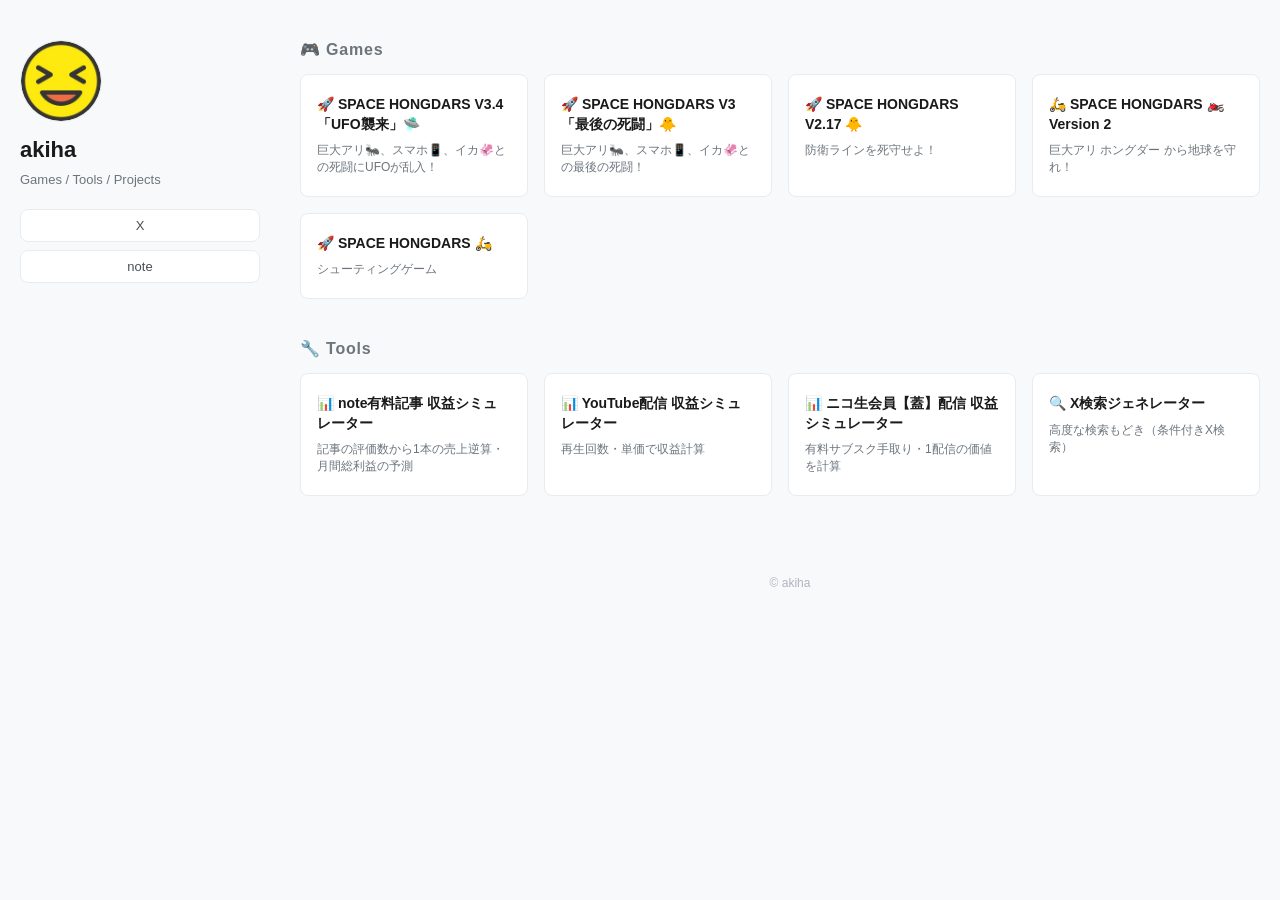
<file: index.html>
<!DOCTYPE html>
<html lang="ja">
<head>
  <meta charset="UTF-8">
  <meta name="viewport" content="width=device-width, initial-scale=1.0">
  <title>akiha</title>

  <style>
    body{
      margin:0;
      font-family:sans-serif;
      background: #f8f9fa; 
      color: #1a1a1a;
    }

    /* 画面全体のレイアウト：PCでは左右2分割（左：プロフィール、右：コンテンツ） */
    .main-layout {
      display: flex;
      max-width: 1400px;
      margin: 0 auto;
      padding: 40px 20px;
      gap: 40px;
    }

    /* 左側：note風プロフィールサイドバー */
    header {
      width: 240px; /* 横幅を固定 */
      flex-shrink: 0;
      background: transparent;
      text-align: left;
    }

    /* プロフィール内を縦並びに */
    .profile-wrapper {
      position: sticky;
      top: 40px; /* スクロールしても左側がついてくるように固定 */
      display: flex;
      flex-direction: column;
      align-items: flex-start;
    }

    .logo{
      width: 80px;
      height: 80px;
      object-fit: cover;
      border-radius: 50%; /* note風の完全な丸型アイコンに */
      border: 1px solid #e9ecef;
      margin-bottom: 15px;
    }

    h1{
      font-size: 22px;
      margin: 0;
      color: #1a1a1a;
      font-weight: bold;
    }

    p{
      color: #6c757d;
      font-size: 13px;
      margin: 8px 0 0 0;
      line-height: 1.4;
    }

    /* SNS：縦またはコンパクトに並べる */
    .sns{
      margin-top: 20px;
      display: flex;
      flex-direction: column; /* 縦並びにしてnoteのメニュー風に */
      gap: 8px;
      width: 100%;
    }

    .sns a{
      display: block;
      padding: 8px 16px;
      background: #ffffff;
      border: 1px solid #e9ecef;
      border-radius: 8px;
      color: #495057;
      text-decoration: none;
      font-size: 13px;
      font-weight: 500;
      text-align: center;
      transition: all 0.2s;
    }

    .sns a:hover {
      background: #23c16e; /* noteグリーン */
      color: white;
      border-color: #23c16e;
    }

    /* 右側：メインコンテンツエリア */
    .container{
      flex-grow: 1;
      padding: 0;
    }

    /* カテゴリセクション */
    .section-title {
      font-size: 16px;
      color: #6c757d; /* note風に少し薄めのスタイリッシュな色に */
      margin: 0 0 15px 0;
      font-weight: bold;
      letter-spacing: 0.05em;
    }

    /* 最初のセクション以外の上マージン */
    .section-title.next {
      margin-top: 40px;
    }

    /* 最大5列に並ぶグリッドレイアウト */
    .grid-layout {
      display: grid;
      grid-template-columns: repeat(auto-fill, minmax(200px, 1fr));
      gap: 16px;
      margin-bottom: 20px;
    }

    /* カードデザイン */
    .card{
      background: #ffffff;
      border: 1px solid #e9ecef;
      padding: 20px 16px;
      border-radius: 8px;
      text-decoration: none;
      color: #1a1a1a;
      display: flex;
      flex-direction: column;
      justify-content: flex-start;
      transition: transform 0.2s, box-shadow 0.2s, border-color 0.2s;
    }

    .card:hover {
      transform: translateY(-4px);
      border-color: #23c16e;
      box-shadow: 0 8px 16px rgba(0,0,0,0.04);
    }

    .card .title {
      font-size: 14px;
      font-weight: bold;
      margin-bottom: 8px;
      line-height: 1.4;
    }

    .card .desc {
      font-size: 12px;
      color: #6c757d;
      line-height: 1.4;
    }

    /* フッター */
    footer{
      text-align: center;
      padding: 60px 10px 20px;
      color: #adb5bd;
      font-size: 12px;
      width: 100%;
    }

    /* スマホ表示（画面幅が狭いとき）は縦並びに戻す */
    @media (max-width: 768px) {
      .main-layout {
        flex-direction: column;
        padding: 20px;
        gap: 20px;
      }
      header {
        width: 100%;
        text-align: center;
      }
      .profile-wrapper {
        position: static;
        align-items: center;
      }
      .sns {
        flex-direction: row;
        justify-content: center;
        flex-wrap: wrap;
      }
      .sns a {
        flex: 1;
        min-width: 80px;
        max-width: 120px;
        padding: 8px 10px;
      }
      .section-title.next {
        margin-top: 30px;
      }
    }
  </style>
</head>

<body>

<div class="main-layout">

  <header>
    <div class="profile-wrapper">
      <img src="logo.png" class="logo" alt="logo">
      <h1>akiha</h1>
      <p>Games / Tools / Projects</p>

      <div class="sns">
        <a href="https://x.com/aki20240628" target="_blank">X</a>
        <a href="https://note.com/aki20240628" target="_blank">note</a>
      </div>
    </div>
  </header>

  <div class="container">

    <div class="section-title">🎮 Games</div>
    
    <div class="grid-layout">
      <a class="card" href="https://akiha-japan.github.io/game/invader3_4_ufo.html">
        <div class="title">🚀 SPACE HONGDARS V3.4「UFO襲来」🛸</div>
        <div class="desc">巨大アリ🐜、スマホ📱、イカ🦑との死闘にUFOが乱入！</div>
      </a>

      <a class="card" href="/game/invader3.html">
        <div class="title">🚀 SPACE HONGDARS V3「最後の死闘」🐥</div>
        <div class="desc">巨大アリ🐜、スマホ📱、イカ🦑との最後の死闘！</div>
      </a>

      <a class="card" href="/game/invader2-1.html">
        <div class="title">🚀 SPACE HONGDARS V2.17 🐥</div>
        <div class="desc">防衛ラインを死守せよ！</div>
      </a>

      <a class="card" href="/game/invader2.html">
        <div class="title">🛵 SPACE HONGDARS 🏍️Version 2</div>
        <div class="desc">巨大アリ ホングダー から地球を守れ！</div>
      </a>

      <a class="card" href="/game/invader.html">
        <div class="title">🚀 SPACE HONGDARS 🛵</div>
        <div class="desc">シューティングゲーム</div>
      </a>
    </div>

    <div class="section-title next">🔧 Tools</div>
    
    <div class="grid-layout">
      <!-- 入れ替え済：noteシミュレーターを先に配置 -->
      <a class="card" href="/tool/simulator-note.html">
        <div class="title">📊 note有料記事 収益シミュレーター</div>
        <div class="desc">記事の評価数から1本の売上逆算・月間総利益の予測</div>
      </a>

      <a class="card" href="/tool/simulator.html">
        <div class="title">📊 YouTube配信 収益シミュレーター</div>
        <div class="desc">再生回数・単価で収益計算</div>
      </a>

      <a class="card" href="/tool/simulator-nikoniko.html">
        <div class="title">📊 ニコ生会員【蓋】配信 収益シミュレーター</div>
        <div class="desc">有料サブスク手取り・1配信の価値を計算</div>
      </a>

      <a class="card" href="/tool/xsearch.html">
        <div class="title">🔍 X検索ジェネレーター</div>
        <div class="desc">高度な検索もどき（条件付きX検索）</div>
      </a>
    </div>

    <footer>
      © akiha
    </footer>

  </div> 
</div> 

</body>
</html>
</file>
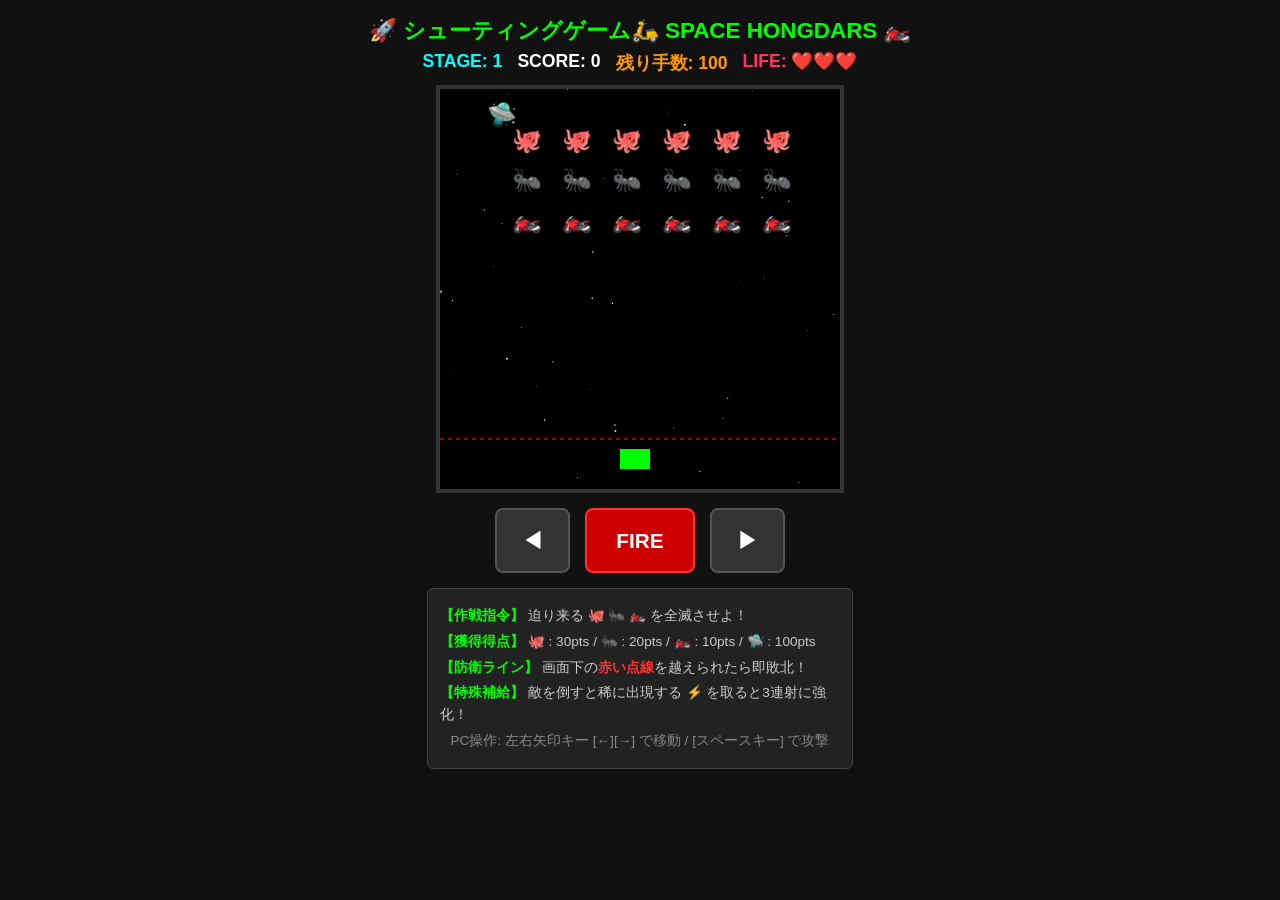
<file: game/invader.html>
<!DOCTYPE html>
<html lang="ja">
<head>
  <meta charset="UTF-8">
  <meta name="viewport" content="width=device-width, initial-scale=1.0">
  <title>🚀 シューティングゲーム🛵 SPACE HONGDARS 🏍️</title>
  <style>
    body {
      margin: 0;
      background: #111;
      color: #fff;
      font-family: sans-serif;
      text-align: center;
    }
    h1 { margin-top: 15px; font-size: 1.4rem; color: #00ff00; margin-bottom: 5px; }
    
    .status-container {
      display: flex;
      justify-content: center;
      gap: 15px;
      font-size: 1.1rem;
      font-weight: bold;
      margin-bottom: 10px;
    }
    #stage-board { color: #00ffff; }
    #score-board { color: #ffffff; }
    #ammo-board { color: #ff9900; }
    #life-board { color: #ff3366; }

    #gameCanvas {
      background: #000;
      border: 4px solid #333;
      display: block;
      margin: 0 auto;
      max-width: 100%;
    }

    /* 押しやすさを最優先した操作ボタンの配置 */
    .controls {
      display: flex;
      justify-content: center;
      gap: 15px;
      margin-top: 15px;
      margin-bottom: 15px;
    }
    .btn {
      width: 75px;
      height: 65px;
      background: #333;
      border: 2px solid #555;
      color: #fff;
      font-size: 1.3rem;
      font-weight: bold;
      border-radius: 8px;
      user-select: none;
      touch-action: manipulation;
    }
    .btn:active { background: #555; }
    #btn-fire { background: #cc0000; border-color: #ff3333; width: 110px; }
    #btn-fire:active { background: #ff0000; }

    /* 一番下に引っ越した説明文ボックス */
    .game-instructions {
      max-width: 400px;
      margin: 15px auto 25px auto;
      text-align: left;
      background: #222;
      padding: 12px;
      border-radius: 6px;
      border: 1px solid #444;
      font-size: 0.85rem;
      line-height: 1.6;
      color: #ccc;
    }
    .game-instructions p { margin: 4px 0; }
    .highlight-text { color: #00ff00; font-weight: bold; }
    .info { color: #888; font-size: 0.85rem; margin-top: 5px; text-align: center; }
  </style>
</head>
<body>

  <h1>🚀 シューティングゲーム🛵 SPACE HONGDARS 🏍️</h1>
  
  <div class="status-container">
    <div id="stage-board">STAGE: <span id="stage">1</span></div>
    <div id="score-board">SCORE: <span id="score">0</span></div>
    <div id="ammo-board">残り手数: <span id="ammo">100</span></div>
    <div id="life-board">LIFE: <span id="life">❤️❤️❤️</span></div>
  </div>

  <canvas id="gameCanvas" width="400" height="400"></canvas>

  <div class="controls">
    <button class="btn" id="btn-left">◀</button>
    <button class="btn" id="btn-fire">FIRE</button>
    <button class="btn" id="btn-right">▶</button>
  </div>

  <div class="game-instructions">
    <p><span class="highlight-text">【作戦指令】</span> 迫り来る 🐙 🐜 🏍️ を全滅させよ！</p>
    <p><span class="highlight-text">【獲得得点】</span> 🐙 : 30pts / 🐜 : 20pts / 🏍️ : 10pts / 🛸 : 100pts</p>
    <p><span class="highlight-text">【防衛ライン】</span> 画面下の<span style="color:#ff3333; font-weight:bold;">赤い点線</span>を越えられたら即敗北！</p>
    <p><span class="highlight-text">【特殊補給】</span> 敵を倒すと稀に出現する ⚡ を取ると3連射に強化！</p>
    <p class="info">PC操作: 左右矢印キー [←][→] で移動 / [スペースキー] で攻撃</p>
  </div>

  <script>
    const canvas = document.getElementById("gameCanvas");
    const ctx = canvas.getContext("2d");
    const scoreEl = document.getElementById("score");
    const ammoEl = document.getElementById("ammo");
    const stageEl = document.getElementById("stage");
    const lifeEl = document.getElementById("life");
    const stageBoardEl = document.getElementById("stage-board");
    
    const audioCtx = new (window.AudioContext || window.webkitAudioContext)();

    let score = 0;
    let ammo = 100; 
    let stage = 1;
    let lives = 3; 
    let gameOver = false;
    let gameClear = false;
    let invulnerableTimer = 0; 

    const player = { x: 180, y: 360, width: 30, height: 20, speed: 6, mode: 'single' };
    const deadLineY = 350; 

    let bullets = [];
    let invaders = [];
    let particles = [];
    let stars = [];
    let enemyBullets = [];
    let ufo = null;
    let powerup = null;

    let invaderDirection = 1;
    let baseSpeed = 0.5;

    function playSound(freq, type, dur) {
      try {
        let osc = audioCtx.createOscillator();
        let gain = audioCtx.createGain();
        osc.frequency.value = freq;
        osc.type = type;
        gain.gain.setValueAtTime(0.05, audioCtx.currentTime);
        gain.gain.exponentialRampToValueAtTime(0.001, audioCtx.currentTime + dur);
        osc.connect(gain); gain.connect(audioCtx.destination);
        osc.start(); osc.stop(audioCtx.currentTime + dur);
      } catch(e) {}
    }

    function updateStageDisplay() {
      if (stage === 3) {
        stageBoardEl.innerHTML = "<span style='color:#ff3333;'>LAST STAGE</span>";
      } else {
        stageBoardEl.innerHTML = "STAGE: <span id='stage'>" + stage + "</span>";
      }
    }

    function initLevel() {
      invaders = [];
      bullets = [];
      enemyBullets = [];
      ufo = null;
      powerup = null;
      invaderDirection = 1;
      player.mode = 'single'; 

      updateStageDisplay();

      for (let r = 0; r < 3; r++) {
        for (let c = 0; c < 6; c++) {
          let type = "bike";
          if (r === 0) type = "tako";
          if (r === 1) type = "ari";

          invaders.push({
            x: 40 + c * 50,
            y: 40 + r * 40,
            width: 30,
            height: 25,
            type: type,
            alive: true
          });
        }
      }
    }

    for(let i=0; i<40; i++) {
      stars.push({ x: Math.random()*400, y: Math.random()*400, speed: Math.random()*1.5 + 0.5 });
    }

    let rightPressed = false;
    let leftPressed = false;

    document.addEventListener("keydown", (e) => {
      if (e.key === "ArrowRight") rightPressed = true;
      if (e.key === "ArrowLeft") leftPressed = true;
      if (e.key === " " || e.key === "Spacebar") {
        fireBullet();
        e.preventDefault();
      }
    });
    document.addEventListener("keyup", (e) => {
      if (e.key === "ArrowRight") rightPressed = false;
      if (e.key === "ArrowLeft") leftPressed = false;
    });

    document.getElementById("btn-left").addEventListener("pointerdown", () => leftPressed = true);
    document.getElementById("btn-left").addEventListener("pointerup", () => leftPressed = false);
    document.getElementById("btn-right").addEventListener("pointerdown", () => rightPressed = true);
    document.getElementById("btn-right").addEventListener("pointerup", () => rightPressed = false);
    document.getElementById("btn-fire").addEventListener("pointerdown", fireBullet);

    function fireBullet() {
      if (gameOver || gameClear) return;
      if (ammo <= 0) return;

      if (bullets.length < 5) {
        if (player.mode === 'wide') {
          bullets.push({ x: player.x + player.width/2 - 2, y: player.y, width: 4, height: 10, speed: 7, vx: -1.5 });
          bullets.push({ x: player.x + player.width/2 - 2, y: player.y, width: 4, height: 10, speed: 7, vx: 0 });
          bullets.push({ x: player.x + player.width/2 - 2, y: player.y, width: 4, height: 10, speed: 7, vx: 1.5 });
        } else {
          bullets.push({ x: player.x + player.width/2 - 2, y: player.y, width: 4, height: 10, speed: 7, vx: 0 });
        }
        
        ammo--; 
        ammoEl.textContent = ammo;
        playSound(300, 'square', 0.08);

        if (ammo <= 0 && bullets.length === 0) {
          gameOver = true;
        }
      }
    }

    function playerHit() {
      if (invulnerableTimer > 0) return; 

      lives--;
      lifeEl.textContent = "❤️".repeat(lives) + "🖤".repeat(3 - lives);

      if (lives <= 0) {
        gameOver = true;
        playSound(100, 'sawtooth', 0.6);
      } else {
        invulnerableTimer = 60; 
        playSound(150, 'sine', 0.3);
        for(let k=0; k<10; k++) {
          particles.push({ x: player.x + 15, y: player.y + 10, vx: (Math.random()-0.5)*6, vy: (Math.random()-0.5)*6, life: 20, color: "#00ffff" });
        }
      }
    }

    function gameLoop() {
      ctx.clearRect(0, 0, canvas.width, canvas.height);

      update();
      draw();

      if (!gameOver && !gameClear) {
        requestAnimationFrame(gameLoop);
      } else if (gameClear) {
        ctx.fillStyle = "#00ff00";
        ctx.font = "30px sans-serif";
        ctx.textAlign = "center";
        ctx.fillText("ALL STAGE CLEAR!", 200, 180);
        ctx.fillStyle = "#fff";
        ctx.font = "16px sans-serif";
        // ★ご指定の文言へ変更
        ctx.fillText("ホングダーから地球の平和は守られた！", 200, 230);
      } else {
        ctx.fillStyle = "red";
        ctx.font = "30px sans-serif";
        ctx.textAlign = "center";
        ctx.fillText("GAME OVER", 200, 200);
        ctx.fillStyle = "#fff";
        ctx.font = "16px sans-serif";
        ctx.fillText("リロードして再挑戦", 200, 240);
      }
    }

    function update() {
      if (gameOver || gameClear) return;

      if (invulnerableTimer > 0) invulnerableTimer--;

      stars.forEach(st => {
        st.y += st.speed;
        if(st.y > 400) st.y = 0;
      });

      if(!ufo && Math.random() < 0.003) {
        ufo = { x: -30, y: 15, width: 30, height: 20, speed: 1.5 };
      }
      if(ufo) {
        ufo.x += ufo.speed;
        if(ufo.x > 400) ufo = null;
      }

      if (rightPressed && player.x < canvas.width - player.width) player.x += player.speed;
      if (leftPressed && player.x > 0) player.x -= player.speed;

      bullets.forEach((b, index) => {
        b.y -= b.speed;
        b.x += b.vx;
        if (b.y < 0 || b.x < 0 || b.x > 400) {
          bullets.splice(index, 1);
        }
      });

      let shiftDown = false;
      let currentSpeed = (baseSpeed + (stage - 1) * 0.15) * invaderDirection;

      invaders.forEach(inv => {
        if (!inv.alive) return;
        inv.x += currentSpeed;
        
        if (inv.x > canvas.width - inv.width || inv.x < 0) {
          shiftDown = true;
        }
        if (inv.y + inv.height >= deadLineY) {
          gameOver = true; 
        }
      });

      if (shiftDown) {
        invaderDirection *= -1;
        invaders.forEach(inv => {
          if (inv.alive) inv.y += 12; 
        });
      }

      invaders.forEach(inv => {
        if (inv.alive && Math.random() < 0.0004 * stage) {
          enemyBullets.push({ x: inv.x + inv.width/2, y: inv.y + inv.height, speed: 2.3 + stage*0.2, r: 5 });
        }
      });
      if (ufo && Math.random() < 0.01) {
        enemyBullets.push({ x: ufo.x + ufo.width/2, y: ufo.y + ufo.height, speed: 3, r: 5 });
      }

      enemyBullets.forEach((eb, index) => {
        eb.y += eb.speed;
        if (eb.y > 400) enemyBullets.splice(index, 1);

        if (eb.x + eb.r > player.x && eb.x - eb.r < player.x + player.width && 
            eb.y + eb.r > player.y && eb.y - eb.r < player.y + player.height) {
          enemyBullets.splice(index, 1);
          playerHit();
        }
      });

      if(powerup) {
        powerup.y += 1.5;
        if(powerup.y > 400) powerup = null;
        else if(powerup.x > player.x && powerup.x < player.x + player.width && powerup.y > player.y && powerup.y < player.y + player.height) {
          player.mode = 'wide'; 
          powerup = null;
          playSound(600, 'sine', 0.15);
        }
      }

      particles.forEach((p, index) => {
        p.x += p.vx;
        p.y += p.vy;
        p.life--;
        if(p.life <= 0) particles.splice(index, 1);
      });

      bullets.forEach((b, bIdx) => {
        invaders.forEach((inv) => {
          if (inv.alive && b.x > inv.x && b.x < inv.x + inv.width && b.y > inv.y && b.y < inv.y + inv.height) {
            inv.alive = false;
            bullets.splice(bIdx, 1);
            
            if (inv.type === "tako") score += 30;
            else if (inv.type === "ari") score += 20;
            else score += 10;
            
            scoreEl.textContent = score;
            playSound(150, 'sawtooth', 0.05);

            for(let k=0; k<6; k++) {
              particles.push({
                x: inv.x + inv.width/2,
                y: inv.y + inv.height/2,
                vx: (Math.random() - 0.5) * 4,
                vy: (Math.random() - 0.5) * 4,
                life: 15,
                color: "#ff9900"
              });
            }

            if(Math.random() < 0.15 && !powerup) {
              powerup = { x: inv.x + inv.width/2, y: inv.y };
            }
            
            if (invaders.every(i => !i.alive)) {
              if(stage === 3) { 
                gameClear = true;
              } else {
                stage++;
                initLevel();
              }
            }
          }
        });

        if (ufo && b.x > ufo.x && b.x < ufo.x + ufo.width && b.y > ufo.y && b.y < ufo.y + ufo.height) {
          ufo = null;
          bullets.splice(bIdx, 1);
          score += 100;
          scoreEl.textContent = score;
          playSound(500, 'sine', 0.2);
          for(let k=0; k<10; k++) {
            particles.push({ x: b.x, y: b.y, vx: (Math.random()-0.5)*5, vy: (Math.random()-0.5)*5, life: 20, color: "#ff9900" });
          }
        }
      });

      if (ammo <= 0 && bullets.length === 0 && !gameClear) {
        gameOver = true;
      }
    }

    function draw() {
      ctx.fillStyle = "#ffffff";
      stars.forEach(st => {
        ctx.fillRect(st.x, st.y, st.speed * 0.8, st.speed * 0.8);
      });

      ctx.strokeStyle = "rgba(255, 0, 0, 0.6)";
      ctx.lineWidth = 2;
      ctx.setLineDash([4, 4]); 
      ctx.beginPath();
      ctx.moveTo(0, deadLineY);
      ctx.lineTo(400, deadLineY);
      ctx.stroke();
      ctx.setLineDash([]); 

      if (invulnerableTimer === 0 || Math.floor(invulnerableTimer / 4) % 2 === 0) {
        ctx.fillStyle = "#00ff00";
        ctx.fillRect(player.x, player.y, player.width, player.height);
      }

      ctx.fillStyle = "#ffff00";
      bullets.forEach(b => ctx.fillRect(b.x, b.y, b.width, b.height));

      enemyBullets.forEach(eb => {
        ctx.beginPath();
        ctx.arc(eb.x, eb.y, eb.r, 0, Math.PI * 2);
        ctx.fillStyle = "#ff3333";
        ctx.shadowBlur = 4;
        ctx.shadowColor = "#ff0000";
        ctx.fill();
        ctx.shadowBlur = 0; 
      });

      particles.forEach(p => {
        ctx.fillStyle = p.color || "#ff9900";
        ctx.fillRect(p.x, p.y, 2, 2);
      });

      if(powerup) {
        ctx.font = "20px sans-serif";
        ctx.textAlign = "center";
        ctx.fillText("⚡", powerup.x, powerup.y);
      }

      if(ufo) {
        ctx.font = "24px sans-serif";
        ctx.textAlign = "center";
        ctx.fillText("🛸", ufo.x + ufo.width/2, ufo.y);
      }

      invaders.forEach(inv => {
        if (inv.alive) {
          ctx.font = "24px sans-serif";
          ctx.textAlign = "center";
          ctx.textBaseline = "top";
          
          if (inv.type === "tako") {
            ctx.fillText("🐙", inv.x + inv.width / 2, inv.y);
          } else if (inv.type === "ari") {
            ctx.fillText("🐜", inv.x + inv.width / 2, inv.y);
          } else {
            ctx.fillText("🏍️", inv.x + inv.width / 2, inv.y);
          }
        }
      });
    }

    initLevel();
    gameLoop();
  </script>
</body>
</html>
</file>
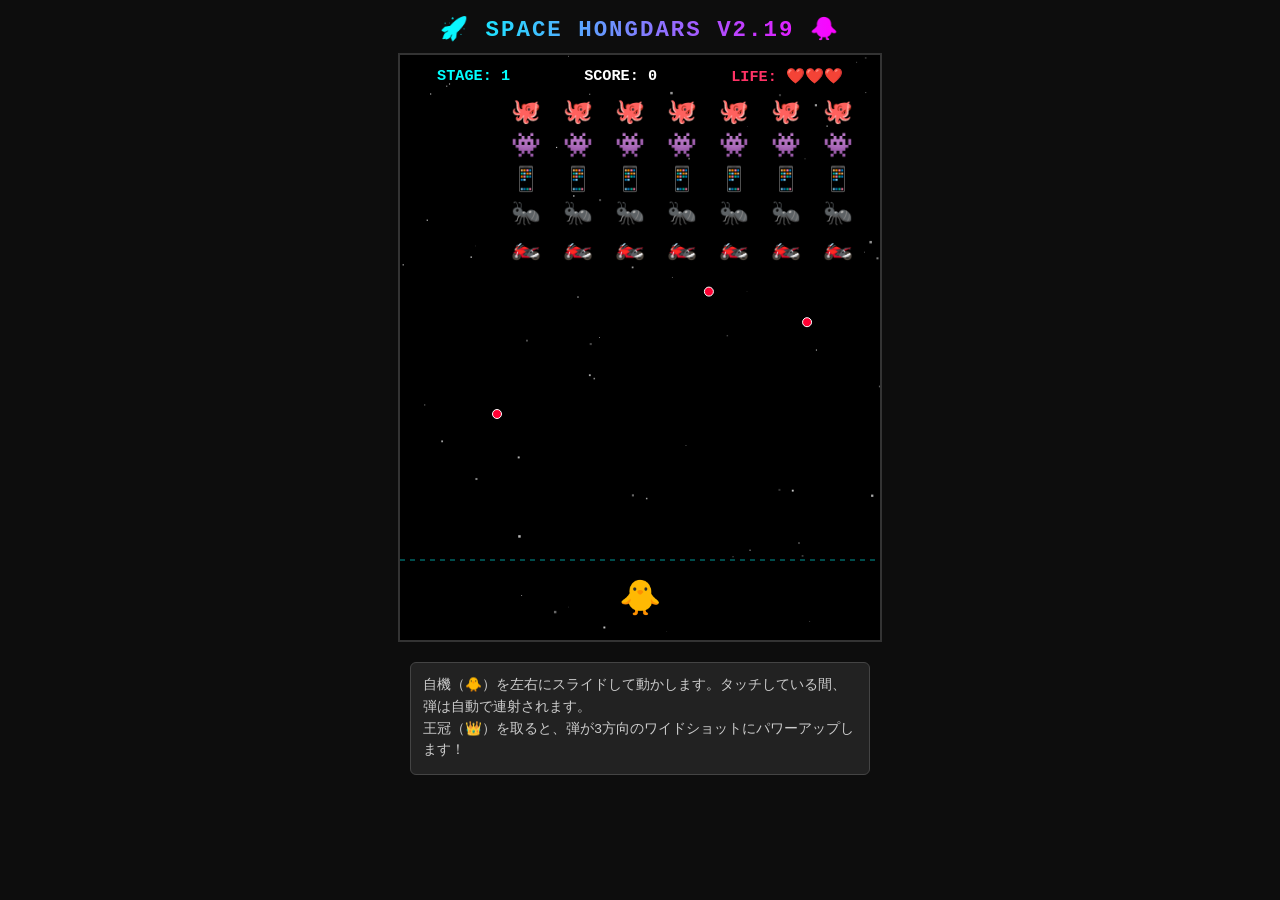
<file: game/invader2-1.html>
<!DOCTYPE html>
<html lang="ja">
<head>
  <meta charset="UTF-8">
  <meta name="viewport" content="width=device-width, initial-scale=1.0, maximum-scale=1.0, user-scalable=no">
  <title>🚀 SPACE HONGDARS Version 2.19 🐥</title>

  <meta property="og:url" content="https://akiha-japan.github.io/game/invader2_17.html">
  <meta property="og:type" content="website">
  <meta property="og:title" content="🚀 SPACE HONGDARS Version 2.19 🐥">
  <meta property="og:description" content="ひよこの地球防衛隊員🐥が、巨大アリ ホングダーから地球を守る！スマホで遊べる本格インベーダー風シューティングゲーム。">
  <meta property="og:image" content="https://akiha-japan.github.io/logo_v2_1.png">
  <meta name="twitter:card" content="summary_large_image">
  <style>
    html, body {
      margin: 0;
      padding: 0;
      width: 100%;
      height: 100%;
      background: #0d0d0d;
      color: #fff;
      font-family: 'Courier New', sans-serif;
      overflow-x: hidden;
      overflow-y: auto;
      -webkit-user-select: none;
      user-select: none;
    }

    .page-wrapper {
      display: flex;
      flex-direction: column;
      align-items: center;
      width: 100%;
      padding-bottom: 50px;
    }

    .game-title {
      font-size: 1.4rem;
      font-weight: bold;
      margin: 15px 0 10px 0;
      text-align: center;
      letter-spacing: 2px;
      background: linear-gradient(to right, #00ffff, #ff00ff);
      -webkit-background-clip: text;
      -webkit-text-fill-color: transparent;
    }

    .game-container {
      position: relative;
      width: 100%;
      max-width: 480px;
      height: 65vh;
      min-height: 440px;
      max-height: 600px;
      background: #000;
      border: 2px solid #333;
      touch-action: pan-y; 
    }

    #gameCanvas {
      display: block;
      width: 100%;
      height: 100%;
      background: #000;
      touch-action: none; 
    }

    .hud {
      position: absolute;
      top: 12px;
      left: 0;
      width: 100%;
      display: flex;
      justify-content: space-around;
      font-size: 0.95rem;
      font-weight: bold;
      pointer-events: none;
      text-shadow: 2px 2px 3px #000;
      z-index: 10;
    }
    #stage-board { color: #00ffff; }
    #score-board { color: #ffffff; }
    #life-board { color: #ff3366; }

    .state-overlay {
      position: absolute;
      top: 40%;
      left: 50%;
      transform: translate(-50%, -50%);
      text-align: center;
      width: 85%;
      background: #000000;
      padding: 20px;
      border-radius: 8px;
      border: 2px solid #00ffff;
      z-index: 20;
      box-sizing: border-box;
    }
    .state-overlay h2 { margin: 0 0 10px 0; font-size: 1.8rem; line-height: 1.4; }
    .state-overlay p { margin: 5px 0 15px 0; font-size: 1.0rem; color: #ffcc00; line-height: 1.5; }
    .btn-retry {
      background: linear-gradient(135deg, #00ffff, #00cccc);
      border: none;
      color: #000;
      padding: 12px 30px;
      font-size: 1.2rem;
      font-weight: bold;
      border-radius: 4px;
      cursor: pointer;
      margin-top: 5px;
    }

    .info-area {
      width: 90%;
      max-width: 460px;
      margin-top: 20px;
      box-sizing: border-box;
    }
    .instruction-box {
      font-size: 0.85rem;
      line-height: 1.6;
      color: #ccc;
      background: #222222;
      padding: 12px;
      border-radius: 6px;
      border: 1px solid #444;
      margin-bottom: 10px;
    }
    .hidden { display: none !important; }
  </style>
</head>
<body>

  <div class="page-wrapper">
    
    <div class="game-title">🚀 SPACE HONGDARS V2.19 🐥</div>
    
    <div class="game-container">
      <div class="hud">
        <div id="stage-board">STAGE: <span id="stage">1</span></div>
        <div id="score-board">SCORE: <span id="score">0</span></div>
        <div id="life-board">LIFE: <span id="life">❤️❤️❤️</span></div>
      </div>

      <canvas id="gameCanvas"></canvas>

      <div id="status-panel" class="state-overlay hidden">
        <h2 id="status-title">GAME OVER</h2>
        <p id="status-msg"></p>
        <div id="status-score" style="margin: 10px 0; font-size: 1.4rem; font-weight: bold;"></div>
        <button class="btn-retry" id="btn-retry">RETRY</button>
      </div>
    </div>

    <div class="info-area">
      <div class="instruction-box">
        自機（🐥）を左右にスライドして動かします。タッチしている間、弾は自動で連射されます。<br>
        王冠（👑）を取ると、弾が3方向のワイドショットにパワーアップします！
      </div>
    </div>

  </div>

  <script>
    const canvas = document.getElementById("gameCanvas");
    
    // 【最重要】Canvasから透明度（アルファチャンネル）を完全に剥奪し、ブラウザの描画バグを根本封じ
    const ctx = canvas.getContext("2d", { alpha: false });
    
    const scoreEl = document.getElementById("score");
    const stageEl = document.getElementById("stage");
    const lifeEl = document.getElementById("life");
    const stageBoardEl = document.getElementById("stage-board");
    
    const statusPanel = document.getElementById("status-panel");
    const statusTitle = document.getElementById("status-title");
    const statusMsg = document.getElementById("status-msg");
    const statusScore = document.getElementById("status-score");
    const btnRetry = document.getElementById("btn-retry");

    let audioCtx = null;

    let score = 0;
    let stage = 1;
    let lives = 3; 
    let gameOver = false;
    let gameClear = false;
    
    let invulnerableTimer = 0; 
    let autoFireTimer = 0; 

    let isLayoutInitialized = false;
    const player = { x: 220, y: 500, width: 36, height: 36, speed: 7.5, mode: 'single' };
    let deadLineY = 450; 

    let bullets = [];
    let invaders = [];
    let particles = [];
    let stars = [];
    let enemyBullets = [];
    let ufo = null;
    let powerup = null;
    let boss = null; 

    let invaderDirection = 1;
    let baseSpeed = 0.65; 
    let isPointerDown = false;
    let totalInvadersInLevel = 0; 

    function updateLifeDisplay() {
      lifeEl.textContent = "❤️".repeat(lives) + "🖤".repeat(3 - lives);
    }

    function syncLayout() {
      const container = document.querySelector('.game-container');
      const w = container.clientWidth || 480;
      const h = container.clientHeight || 500;
      
      canvas.width = w;
      canvas.height = h;

      if (!isLayoutInitialized || gameOver || gameClear) {
        player.x = w / 2 - player.width / 2;
        isLayoutInitialized = true;
      }

      player.y = h - 60;
      deadLineY = h - 80;

      if (player.x < 0) player.x = 0;
      if (player.x > w - player.width) player.x = w - player.width;
    }

    function initAudio() {
      if (!audioCtx) {
        audioCtx = new (window.AudioContext || window.webkitAudioContext)();
      }
      if (audioCtx.state === 'suspended') {
        audioCtx.resume();
      }
    }

    function playSound(freq, type, dur) {
      if (!audioCtx) return;
      try {
        let osc = audioCtx.createOscillator();
        let gain = audioCtx.createGain();
        osc.frequency.value = freq;
        osc.type = type;
        gain.gain.setValueAtTime(0.04, audioCtx.currentTime);
        gain.gain.exponentialRampToValueAtTime(0.001, audioCtx.currentTime + dur);
        osc.connect(gain); gain.connect(audioCtx.destination);
        osc.start(); osc.stop(audioCtx.currentTime + dur);
      } catch(e) {}
    }

    function updateStageDisplay() {
      if (stage === 3) {
        stageBoardEl.innerHTML = "<span style='color:#ff00ff; font-weight:bold; font-family:serif;'>FINAL BOSS</span>";
      } else {
        stageBoardEl.innerHTML = "STAGE: <span>" + stage + "</span>";
      }
      stageEl.textContent = stage;
    }

    function initLevel() {
      invaders = [];
      bullets = [];
      enemyBullets = [];
      ufo = null;
      powerup = null;
      boss = null;
      invaderDirection = 1;
      invulnerableTimer = 0; 

      updateStageDisplay();

      if (stage === 3) {
        boss = {
          x: canvas.width / 2 - 40,
          y: 95, 
          width: 80,
          height: 40,
          hp: 40, 
          maxHp: 40,
          vx: 2.5, 
          hitFlash: 0,
          shootTimer: 0
        };
        return;
      }

      let cols = Math.floor(canvas.width / 60);
      if (cols < 4) cols = 4;
      if (cols > 7) cols = 7;
      
      let spacing = 52;
      let startX = (canvas.width - ((cols - 1) * spacing + 30)) / 2;

      for (let r = 0; r < 5; r++) {
        for (let c = 0; c < cols; c++) {
          let type = "bike";
          let hp = 1; 
          
          if (r === 0) { type = "tako"; hp = 2; } 
          if (r === 1) { type = "monster"; } 
          if (r === 2) { type = "phone"; }        
          if (r === 3) { type = "ari"; }   

          invaders.push({
            x: startX + c * spacing,
            y: 45 + r * 34, 
            width: 30,
            height: 25,
            type: type,
            hp: hp,           
            maxHp: hp,        
            hitFlash: 0,      
            alive: true
          });
        }
      }
      totalInvadersInLevel = invaders.length; 
    }

    stars = [];
    for(let i=0; i<60; i++) {
      // 星の明るさをRGBの輝度（0〜255）として保持（アルファブレンドを避けるため）
      let brightness = Math.floor(Math.random() * 150) + 50; 
      // 16進数のカラーコードを事前生成してバグを完全に排除
      let hex = brightness.toString(16).padStart(2, '0');
      stars.push({ 
        x: Math.random() * 480, 
        y: Math.random() * 600, 
        speed: Math.random() * 2.5 + 0.6,
        color: `#${hex}${hex}${hex}`
      });
    }

    function handlePointer(clientX) {
      const rect = canvas.getBoundingClientRect();
      const touchX = clientX - rect.left;
      let targetX = touchX - player.width / 2;
      
      if (targetX < 0) targetX = 0;
      if (targetX > canvas.width - player.width) targetX = canvas.width - player.width;
      
      player.x = targetX;
    }

    canvas.addEventListener("touchstart", (e) => {
      if (gameOver || gameClear) return;
      initAudio();
      isPointerDown = true;
      if(e.touches && e.touches[0]) {
        handlePointer(e.touches[0].clientX);
      }
    }, { passive: true });

    canvas.addEventListener("touchmove", (e) => {
      if (isPointerDown && !gameOver && !gameClear) {
        if(e.touches && e.touches[0]) {
          handlePointer(e.touches[0].clientX);
        }
      }
    }, { passive: true });

    canvas.addEventListener("touchend", () => isPointerDown = false);
    canvas.addEventListener("touchcancel", () => isPointerDown = false);

    canvas.addEventListener("mousedown", (e) => {
      if (gameOver || gameClear) return;
      initAudio();
      isPointerDown = true;
      handlePointer(e.clientX);
    });
    window.addEventListener("mousemove", (e) => {
      if (isPointerDown && !gameOver && !gameClear) {
        handlePointer(e.clientX);
      }
    });
    window.addEventListener("mouseup", () => isPointerDown = false);

    let rightPressed = false;
    let leftPressed = false;
    document.addEventListener("keydown", (e) => {
      initAudio();
      if (e.key === "ArrowRight") { rightPressed = true; isPointerDown = true; }
      if (e.key === "ArrowLeft") { leftPressed = true; isPointerDown = true; }
    });
    document.addEventListener("keyup", (e) => {
      if (e.key === "ArrowRight") { rightPressed = false; if(!leftPressed) isPointerDown = false; }
      if (e.key === "ArrowLeft") { leftPressed = false; if(!rightPressed) isPointerDown = false; }
    });

    function checkAutoFire() {
      if (!isPointerDown || gameOver || gameClear) return;
      autoFireTimer++;
      if (autoFireTimer >= 6) { 
        autoFireTimer = 0;
        fireBullet();
      }
    }

    function fireBullet() {
      if (player.mode === 'wide') {
        bullets.push({ x: player.x + player.width/2 - 2, y: player.y, width: 4, height: 11, speed: 9.5, vx: -1.6, color: "#ff00ff" });
        bullets.push({ x: player.x + player.width/2 - 2, y: player.y, width: 4, height: 11, speed: 9.5, vx: 0, color: "#ff00ff" });
        bullets.push({ x: player.x + player.width/2 - 2, y: player.y, width: 4, height: 11, speed: 9.5, vx: 1.6, color: "#ff00ff" });
      } else {
        bullets.push({ x: player.x + player.width/2 - 2, y: player.y, width: 4, height: 11, speed: 9.5, vx: 0, color: "#ffff00" });
      }
      playSound(360, 'square', 0.04);
    }

    function triggerGameOver(message = "") {
      gameOver = true;
      isPointerDown = false;
      playSound(80, 'sawtooth', 0.7);
      statusTitle.textContent = "GAME OVER";
      statusTitle.style.color = "#ff3333";
      statusMsg.textContent = message;
      statusScore.textContent = "SCORE: " + score;
      statusPanel.classList.remove("hidden");
    }

    function playerHit() {
      if (invulnerableTimer > 0) return; 
      lives--;
      player.mode = 'single'; 
      updateLifeDisplay();

      if (lives <= 0) {
        triggerGameOver("ひよこのライフが尽きてしまった...");
      } else {
        invulnerableTimer = 90; 
        playSound(160, 'sine', 0.25);
        for(let k=0; k<15; k++) {
          particles.push({ x: player.x + 18, y: player.y + 18, vx: (Math.random()-0.5)*7, vy: (Math.random()-0.5)*7, life: 25, color: "#ff3366" });
        }
      }
    }

    function resetGame() {
      score = 0;
      stage = 1;
      lives = 3;
      gameOver = false;
      gameClear = false;
      bullets = [];
      enemyBullets = [];
      particles = [];
      player.mode = 'single';
      isPointerDown = false;
      invulnerableTimer = 0; 
      scoreEl.textContent = score;
      updateLifeDisplay();
      statusPanel.classList.add("hidden");
      syncLayout();
      initLevel();
    }

    btnRetry.addEventListener("click", (e) => {
      e.stopPropagation();
      resetGame();
    });

    function gameLoop() {
      ctx.fillStyle = "#000000"; 
      ctx.fillRect(0, 0, canvas.width, canvas.height);
      
      update();
      draw();
      requestAnimationFrame(gameLoop);
    }

    function update() {
      stars.forEach(st => {
        st.y += st.speed;
        if(st.y > canvas.height) { st.y = 0; st.x = Math.random() * canvas.width; }
      });

      if (gameOver || gameClear) return;

      if (invulnerableTimer > 0) invulnerableTimer--;

      if(!ufo && Math.random() < 0.0035) {
        ufo = { x: -40, y: 38, width: 30, height: 20, speed: canvas.width * 0.007 };
      }
      if(ufo) {
        ufo.x += ufo.speed;
        if(ufo.x > canvas.width) ufo = null;
      }

      if (rightPressed && player.x < canvas.width - player.width) player.x += player.speed;
      if (leftPressed && player.x > 0) player.x -= player.speed;
      if (player.x < 0) player.x = 0;
      if (player.x > canvas.width - player.width) player.x = canvas.width - player.width;

      checkAutoFire();

      for (let i = bullets.length - 1; i >= 0; i--) {
        let b = bullets[i]; b.y -= b.speed; b.x += b.vx;
        if (b.y < 0 || b.x < 0 || b.x > canvas.width) bullets.splice(i, 1);
      }

      if (stage === 3 && boss) {
        if (boss.hitFlash > 0) boss.hitFlash--;
        boss.x += boss.vx;
        if (boss.x <= 0 || boss.x >= canvas.width - boss.width) {
          boss.vx *= -1;
        }

        boss.shootTimer++;
        if (boss.shootTimer > 40) { 
          boss.shootTimer = 0;
          let bx = boss.x + boss.width / 2;
          let by = boss.y + boss.height;
          
          enemyBullets.push({ x: bx, y: by, speed: 3.8, vx: -1.5, r: 6 });
          enemyBullets.push({ x: bx, y: by, speed: 4.2, vx: 0, r: 6 });
          enemyBullets.push({ x: bx, y: by, speed: 3.8, vx: 1.5, r: 6 });
          playSound(200, 'triangle', 0.1);
        }
      } 
      else {
        let aliveCount = 0;
        invaders.forEach(inv => { 
          if (inv.alive) aliveCount++; 
          if (inv.hitFlash > 0) inv.hitFlash--; 
        });

        let speedMultiplier = 1.0;
        if (totalInvadersInLevel > 0 && aliveCount > 0) {
          let deathRatio = (totalInvadersInLevel - aliveCount) / totalInvadersInLevel;
          speedMultiplier = 1.0 + deathRatio * 2.2; 
        }

        let shiftDown = false;
        let currentSpeed = (baseSpeed + (stage - 1) * 0.15) * invaderDirection * speedMultiplier;

        for (let i = 0; i < invaders.length; i++) {
          let inv = invaders[i];
          if (!inv.alive) continue;
          inv.x += currentSpeed;
          if (inv.x > canvas.width - inv.width || inv.x < 0) shiftDown = true;
          
          if (inv.y + inv.height >= deadLineY) {
            triggerGameOver("地球が侵略されてしまった！");
            return;
          }
        }

        if (shiftDown) {
          invaderDirection *= -1;
           invaders.forEach(inv => { if (inv.alive) inv.y += 12; }); 
        }

        let shootProbability = 0.0007; 
        if (stage === 2) {
          shootProbability = 0.001; 
        }

        invaders.forEach(inv => {
          if (inv.alive && Math.random() < shootProbability * stage) {
            enemyBullets.push({ x: inv.x + inv.width/2, y: inv.y + inv.height, speed: 3.2 + stage*0.2, vx: 0, r: 4.5 });
          }
        });
      }

      if (ufo && Math.random() < 0.015) { 
        let ufoCenterX = ufo.x + ufo.width / 2;
        let ufoCenterY = ufo.y + ufo.height;
        let dx = (player.x + player.width / 2) - ufoCenterX;
        let dy = player.y - ufoCenterY;
        let distance = Math.sqrt(dx * dx + dy * dy);
        let bulletSpeed = 4.2;
        enemyBullets.push({ x: ufoCenterX, y: ufoCenterY, speed: (dy / distance) * bulletSpeed, vx: (dx / distance) * bulletSpeed, r: 4.5 });
      }

      for (let i = enemyBullets.length - 1; i >= 0; i--) {
        let eb = enemyBullets[i]; 
        eb.y += eb.speed;
        if (eb.vx) eb.x += eb.vx;

        if (eb.y > canvas.height || eb.x < 0 || eb.x > canvas.width) { 
          enemyBullets.splice(i, 1); 
          continue; 
        }
        if (eb.x + eb.r > player.x + 3 && eb.x - eb.r < player.x + player.width - 3 && 
            eb.y + eb.r > player.y + 3 && eb.y - eb.r < player.y + player.height - 3) {
          enemyBullets.splice(i, 1); playerHit();
        }
      }

      if(powerup) {
        powerup.y += 2.0;
        if(powerup.y > canvas.height) {
          powerup = null;
        } else if(powerup.x > player.x && powerup.x < player.x + player.width && 
                  powerup.y > player.y && powerup.y < player.y + player.height) {
          player.mode = 'wide'; 
          powerup = null; 
          playSound(750, 'sine', 0.22); 
        }
      }

      for (let i = particles.length - 1; i >= 0; i--) {
        let p = particles[i]; p.x += p.vx; p.y += p.vy; p.life--; if(p.life <= 0) particles.splice(i, 1);
      }

      for (let bIdx = bullets.length - 1; bIdx >= 0; bIdx--) {
        let b = bullets[bIdx]; 
        let bulletRemoved = false;
        
        if (stage === 3 && boss) {
          if (b.x > boss.x && b.x < boss.x + boss.width && b.y > boss.y && b.y < boss.y + boss.height) {
            bullets.splice(bIdx, 1);
            bulletRemoved = true;
            boss.hp--;
            boss.hitFlash = 4;
            score += 15;
            scoreEl.textContent = score;
            playSound(240, 'triangle', 0.04);

            for(let k=0; k<4; k++) {
              particles.push({ x: b.x, y: b.y, vx: (Math.random()-0.5)*5, vy: (Math.random()-0.5)*5, life: 12, color: "#ffff00" });
            }

            if (boss.hp <= 0) {
              gameClear = true;
              score += 2000; 
              scoreEl.textContent = score;
              playSound(650, 'sine', 1.0);
              statusTitle.textContent = "CONGRATULATIONS!";
              statusTitle.style.color = "#00ffff";
              statusMsg.textContent = "ひよこ🐥はホングダーから地球を守り抜いた！";
              statusScore.textContent = "FINAL SCORE: " + score;
              statusPanel.classList.remove("hidden");
            }
          }
        } 
        else {
          for (let i = 0; i < invaders.length; i++) {
            let inv = invaders[i];
            if (inv.alive && b.x > inv.x && b.x < inv.x + inv.width && b.y > inv.y && b.y < inv.y + inv.height) {
              bullets.splice(bIdx, 1); 
              bulletRemoved = true;
              
              inv.hp--;
              if (inv.hp > 0) {
                inv.hitFlash = 5; 
                if (inv.type === "tako") inv.type = "ika"; 
                playSound(220, 'triangle', 0.04);
                for(let k=0; k<4; k++) {
                  particles.push({ x: b.x, y: b.y, vx: (Math.random()-0.5)*3, vy: (Math.random()-0.5)*3, life: 10, color: "#ff00ff" });
                }
              } else {
                inv.alive = false;
                
                if (inv.type === "tako" || inv.type === "ika") score += 50; 
                else if (inv.type === "monster") score += 35;
                else if (inv.type === "phone") score += 25;
                else if (inv.type === "ari") score += 20;
                else score += 10;

                scoreEl.textContent = score; 
                playSound(150, 'sawtooth', 0.04);
                
                for(let k=0; k<6; k++) {
                  particles.push({ x: inv.x + inv.width/2, y: inv.y + inv.height/2, vx: (Math.random()-0.5)*5, vy: (Math.random()-0.5)*5, life: 15, color: "#ff9900" });
                }
                if(Math.random() < 0.18 && !powerup) powerup = { x: inv.x + inv.width/2, y: inv.y };
              }
              break;
            }
          }
        }

        if (bulletRemoved) continue;

        if (ufo && b.x > ufo.x && b.x < ufo.x + ufo.width && b.y > ufo.y && b.y < ufo.y + ufo.height) {
          ufo = null; bullets.splice(bIdx, 1); score += 150; scoreEl.textContent = score; playSound(500, 'sine', 0.18);
          for(let k=0; k<10; k++) particles.push({ x: b.x, y: b.y, vx: (Math.random()-0.5)*6, vy: (Math.random()-0.5)*6, life: 20, color: "#00ffff" });
        }
      }

      if (stage < 3) {
        let aliveCount = 0;
        invaders.forEach(inv => { if (inv.alive) aliveCount++; });
        if (aliveCount === 0 && invaders.length > 0) {
          stage++; 
          player.mode = 'single'; 
          
          if (lives < 3) {
            lives++;
          }
          updateLifeDisplay();
          initLevel(); 
        }
      }
    }

    function draw() {
      // 背景の星くずを透明度(rgba)ではなく、純粋な色の濃淡(hex)で直に塗る
      stars.forEach(st => {
        ctx.fillStyle = st.color; 
        ctx.fillRect(st.x, st.y, st.speed * 0.8, st.speed * 0.8);
      });

      if (stage < 3) {
        // デッドラインも透明度抜き（ソリッドな暗いシアン）に変更
        ctx.strokeStyle = "#006666"; 
        ctx.lineWidth = 1.5; ctx.setLineDash([5, 5]); ctx.beginPath();
        ctx.moveTo(0, deadLineY); ctx.lineTo(canvas.width, deadLineY); ctx.stroke(); ctx.setLineDash([]); 
      }

      if (invulnerableTimer === 0 || Math.floor(invulnerableTimer / 8) % 2 === 0) {
        ctx.font = "34px sans-serif"; ctx.textAlign = "center"; ctx.textBaseline = "middle";
        ctx.fillText("🐥", player.x + player.width/2, player.y + player.height/2 + 2);
      }

      bullets.forEach(b => {
        ctx.fillStyle = b.color;
        ctx.fillRect(b.x, b.y, b.width, b.height);
      });

      enemyBullets.forEach(eb => {
        ctx.beginPath(); ctx.arc(eb.x, eb.y, eb.r, 0, Math.PI * 2);
        ctx.fillStyle = "#ff0033"; ctx.fill();
        ctx.strokeStyle = "#ffffff"; ctx.lineWidth = 1; ctx.stroke(); 
      });

      particles.forEach(p => { ctx.fillStyle = p.color; ctx.fillRect(p.x, p.y, 2, 2); });

      ctx.font = "24px sans-serif"; ctx.textAlign = "center"; ctx.textBaseline = "middle";
      if(powerup) ctx.fillText("👑", powerup.x, powerup.y);
      if(ufo) ctx.fillText("🛸", ufo.x + ufo.width/2, ufo.y);

      if (stage === 3 && boss) {
        if (!(boss.hitFlash > 0 && Math.floor(boss.hitFlash / 2) % 2 === 0)) {
          ctx.font = "60px sans-serif"; 
          ctx.fillText("🐜", boss.x + boss.width / 2, boss.y + boss.height / 2);
        }

        let gaugeW = 160;
        let gaugeH = 10;
        let gx = (canvas.width - gaugeW) / 2 + 35; 
        let gy = 40; 
        
        ctx.font = "bold 11px 'Courier New', sans-serif";
        ctx.fillStyle = "#ff00ff";
        ctx.textAlign = "right";
        ctx.textBaseline = "middle";
        ctx.fillText("BOSS HP ", gx - 5, gy + gaugeH / 2);

        ctx.fillStyle = "#222222";
        ctx.fillRect(gx, gy, gaugeW, gaugeH);
        
        let currentW = (boss.hp / boss.maxHp) * gaugeW;
        ctx.fillStyle = "#ff00ff"; 
        ctx.fillRect(gx, gy, currentW, gaugeH);
        
        ctx.strokeStyle = "#ffffff"; 
        ctx.lineWidth = 1; 
        ctx.strokeRect(gx, gy, gaugeW, gaugeH);
      } 
      else {
        invaders.forEach(inv => {
          if (inv.alive) {
            if (inv.hitFlash > 0 && Math.floor(inv.hitFlash / 2) % 2 === 0) return;

            ctx.font = "24px sans-serif"; ctx.textAlign = "center"; ctx.textBaseline = "top";
            
            if (inv.type === "tako") ctx.fillText("🐙", inv.x + inv.width / 2, inv.y);
            else if (inv.type === "ika") ctx.fillText("🦑", inv.x + inv.width / 2, inv.y); 
            else if (inv.type === "monster") ctx.fillText("👾", inv.x + inv.width / 2, inv.y); 
            else if (inv.type === "phone") ctx.fillText("📱", inv.x + inv.width / 2, inv.y);   
            else if (inv.type === "ari") ctx.fillText("🐜", inv.x + inv.width / 2, inv.y);
            else ctx.fillText("🏍️", inv.x + inv.width / 2, inv.y);
          }
        });
      }
    }

    window.addEventListener("resize", syncLayout);
    
    window.onload = function() {
      syncLayout();
      initLevel();
      updateLifeDisplay(); 
      gameLoop(); 
    };
  </script>
</body>
</html>
</file>
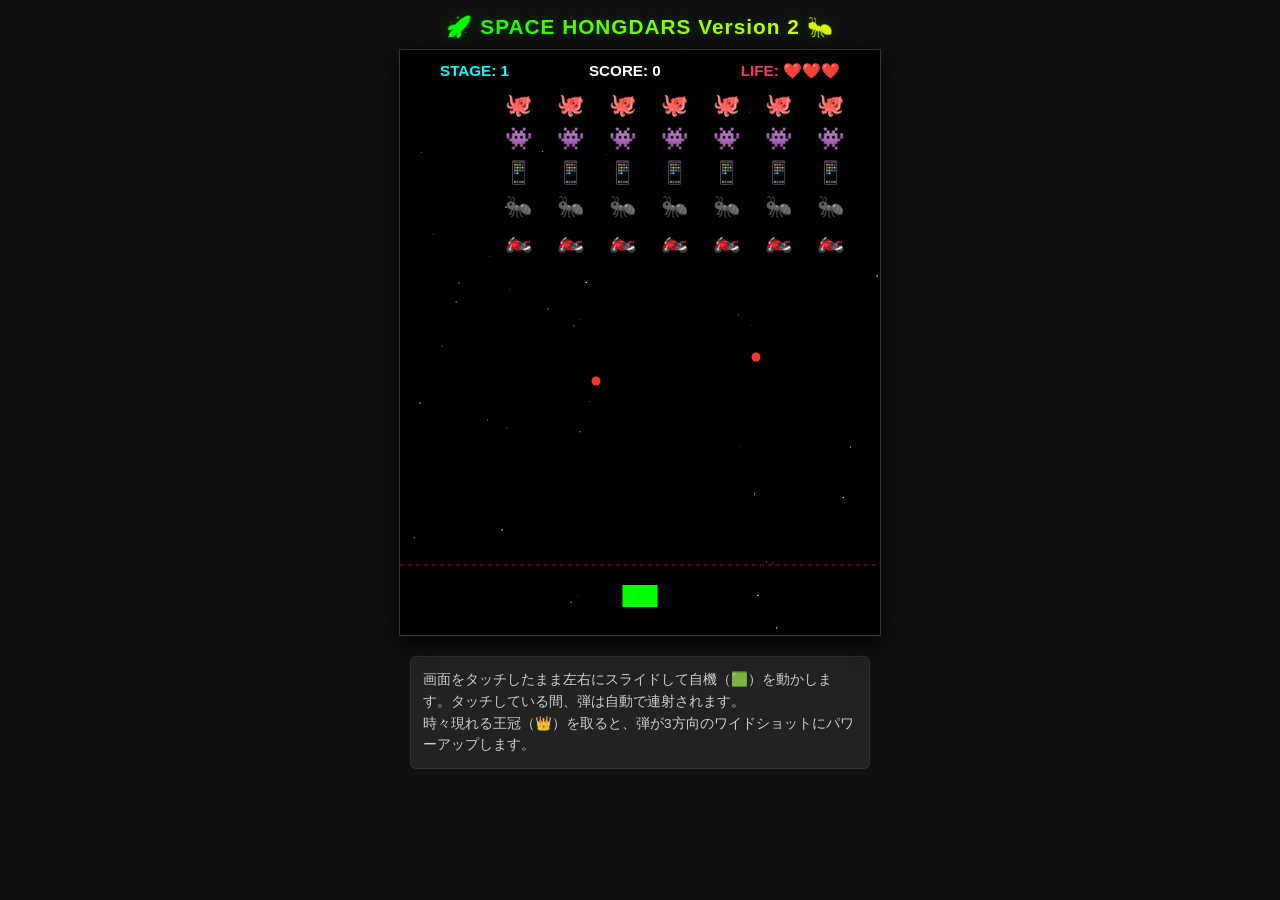
<file: game/invader2.html>
<!DOCTYPE html>
<html lang="ja">
<head>
  <meta charset="UTF-8">
  <meta name="viewport" content="width=device-width, initial-scale=1.0, maximum-scale=1.0, user-scalable=no">
  <title>🚀 SPACE HONGDARS Version 2 🏍️</title>

  <meta property="og:url" content="https://akiha-japan.github.io/game/invader2.html">
  <meta property="og:type" content="website">
  <meta property="og:title" content="🚀 SPACE HONGDARS Version 2 🏍️">
  <meta property="og:description" content="巨大アリ ホングダー から地球を守れ！スマホで遊べる本格インベーダー風シューティングゲーム。">
  <meta property="og:image" content="https://akiha-japan.github.io/logo.png">
  <meta name="twitter:card" content="summary_large_image">
  <style>
    html, body {
      margin: 0;
      padding: 0;
      width: 100%;
      height: 100%;
      background: #111;
      color: #fff;
      font-family: sans-serif;
      overflow-x: hidden;
      overflow-y: auto;
      -webkit-user-select: none;
      user-select: none;
    }

    .page-wrapper {
      display: flex;
      flex-direction: column;
      align-items: center;
      width: 100%;
      padding-bottom: 50px;
    }

    .game-title {
      font-size: 1.3rem;
      font-weight: bold;
      margin: 15px 0 10px 0;
      text-align: center;
      letter-spacing: 1px;
      background: linear-gradient(to right, #00ff00, #ffff00);
      -webkit-background-clip: text;
      -webkit-text-fill-color: transparent;
      text-shadow: 0 0 10px rgba(0,255,0,0.2);
    }

    .game-container {
      position: relative;
      width: 100%;
      max-width: 480px;
      height: 65vh;
      min-height: 440px;
      max-height: 600px;
      background: #000;
      box-shadow: 0 6px 25px rgba(0, 0, 0, 0.9);
      border: 1px solid #333;
      touch-action: pan-y; 
    }

    #gameCanvas {
      display: block;
      width: 100%;
      height: 100%;
      background: #000;
      touch-action: none; 
    }

    .hud {
      position: absolute;
      top: 12px;
      left: 0;
      width: 100%;
      display: flex;
      justify-content: space-around;
      font-size: 0.95rem;
      font-weight: bold;
      pointer-events: none;
      text-shadow: 2px 2px 3px #000;
      z-index: 10;
    }
    #stage-board { color: #00ffff; }
    #score-board { color: #ffffff; }
    #life-board { color: #ff3366; }

    .state-overlay {
      position: absolute;
      top: 40%;
      left: 50%;
      transform: translate(-50%, -50%);
      text-align: center;
      width: 85%;
      background: rgba(0, 0, 0, 0.95);
      padding: 20px;
      border-radius: 8px;
      border: 2px solid #555;
      z-index: 20;
      box-sizing: border-box;
    }
    .state-overlay h2 { margin: 0 0 10px 0; font-size: 1.5rem; line-height: 1.4; }
    .state-overlay p { margin: 5px 0 15px 0; font-size: 0.95rem; color: #ffcc00; line-height: 1.5; }
    .btn-retry {
      background: #00cc00;
      border: none;
      color: white;
      padding: 10px 25px;
      font-size: 1.1rem;
      font-weight: bold;
      border-radius: 4px;
      cursor: pointer;
      margin-top: 5px;
    }

    .info-area {
      width: 90%;
      max-width: 460px;
      margin-top: 20px;
      box-sizing: border-box;
    }
    .instruction-box {
      font-size: 0.85rem;
      line-height: 1.6;
      color: #ccc;
      background: #222;
      padding: 12px;
      border-radius: 6px;
      border: 1px solid #333;
      margin-bottom: 10px;
    }
    .hidden { display: none !important; }
  </style>
</head>
<body>

  <div class="page-wrapper">
    
    <div class="game-title">🚀 SPACE HONGDARS Version 2 🐜</div>
    
    <div class="game-container">
      <div class="hud">
        <div id="stage-board">STAGE: <span id="stage">1</span></div>
        <div id="score-board">SCORE: <span id="score">0</span></div>
        <div id="life-board">LIFE: <span id="life">❤️❤️❤️</span></div>
      </div>

      <canvas id="gameCanvas"></canvas>

      <div id="status-panel" class="state-overlay hidden">
        <h2 id="status-title">GAME OVER</h2>
        <p id="status-msg"></p>
        <div id="status-score" style="margin: 10px 0; font-size: 1.2rem; font-weight: bold;"></div>
        <button class="btn-retry" id="btn-retry">RETRY</button>
      </div>
    </div>

    <div class="info-area">
      <div class="instruction-box">
        画面をタッチしたまま左右にスライドして自機（🟩）を動かします。タッチしている間、弾は自動で連射されます。<br>
        時々現れる王冠（👑）を取ると、弾が3方向のワイドショットにパワーアップします。
      </div>
    </div>

  </div>

  <script>
    const canvas = document.getElementById("gameCanvas");
    const ctx = canvas.getContext("2d");
    const scoreEl = document.getElementById("score");
    const stageEl = document.getElementById("stage");
    const lifeEl = document.getElementById("life");
    const stageBoardEl = document.getElementById("stage-board");
    
    const statusPanel = document.getElementById("status-panel");
    const statusTitle = document.getElementById("status-title");
    const statusMsg = document.getElementById("status-msg");
    const statusScore = document.getElementById("status-score");
    const btnRetry = document.getElementById("btn-retry");

    let audioCtx = null;

    let score = 0;
    let stage = 1;
    let lives = 3; 
    let gameOver = false;
    let gameClear = false;
    let invulnerableTimer = 0; 
    let autoFireTimer = 0; 

    const player = { x: 220, y: 500, width: 35, height: 22, speed: 6, mode: 'single' };
    let deadLineY = 450; 

    let bullets = [];
    let invaders = [];
    let particles = [];
    let stars = [];
    let enemyBullets = [];
    let ufo = null;
    let powerup = null;
    let boss = null; 

    let invaderDirection = 1;
    let baseSpeed = 0.5; 
    let isPointerDown = false;
    let totalInvadersInLevel = 0; 

    function syncLayout() {
      const container = document.querySelector('.game-container');
      const w = container.clientWidth || 480;
      const h = container.clientHeight || 500;
      
      canvas.width = w;
      canvas.height = h;

      player.y = h - 50;
      deadLineY = h - 70;

      if (player.x < 0) player.x = 0;
      if (player.x > w - player.width) player.x = w - player.width;
      if (player.x === 220) {
        player.x = w / 2 - player.width / 2;
      }
    }

    function initAudio() {
      if (!audioCtx) {
        audioCtx = new (window.AudioContext || window.webkitAudioContext)();
      }
      if (audioCtx.state === 'suspended') {
        audioCtx.resume();
      }
    }

    function playSound(freq, type, dur) {
      if (!audioCtx) return;
      try {
        let osc = audioCtx.createOscillator();
        let gain = audioCtx.createGain();
        osc.frequency.value = freq;
        osc.type = type;
        gain.gain.setValueAtTime(0.03, audioCtx.currentTime);
        gain.gain.exponentialRampToValueAtTime(0.001, audioCtx.currentTime + dur);
        osc.connect(gain); gain.connect(audioCtx.destination);
        osc.start(); osc.stop(audioCtx.currentTime + dur);
      } catch(e) {}
    }

    function updateStageDisplay() {
      if (stage === 3) {
        stageBoardEl.innerHTML = "<span style='color:#ff3333; font-weight:bold;'>BOSS STAGE</span>";
      } else {
        stageBoardEl.innerHTML = "STAGE: <span>" + stage + "</span>";
      }
    }

    function initLevel() {
      invaders = [];
      bullets = [];
      enemyBullets = [];
      ufo = null;
      powerup = null;
      boss = null;
      invaderDirection = 1;

      updateStageDisplay();

      if (stage === 3) {
        boss = {
          x: canvas.width / 2 - 40,
          y: 90, 
          width: 80,
          height: 40,
          hp: 30,
          maxHp: 30,
          vx: 2,
          hitFlash: 0,
          shootTimer: 0
        };
        return;
      }

      let cols = Math.floor(canvas.width / 60);
      if (cols < 4) cols = 4;
      if (cols > 7) cols = 7;
      
      let spacing = 52;
      let startX = (canvas.width - ((cols - 1) * spacing + 30)) / 2;

      for (let r = 0; r < 5; r++) {
        for (let c = 0; c < cols; c++) {
          let type = "bike";
          let hp = 1; 
          
          if (r === 0) { type = "tako"; hp = 2; } 
          if (r === 1) { type = "monster"; } 
          if (r === 2) { type = "phone"; }        
          if (r === 3) { type = "ari"; }   

          invaders.push({
            x: startX + c * spacing,
            y: 45 + r * 34, 
            width: 30,
            height: 25,
            type: type,
            hp: hp,           
            maxHp: hp,        
            hitFlash: 0,      
            alive: true
          });
        }
      }
      totalInvadersInLevel = invaders.length; 
    }

    stars = [];
    for(let i=0; i<40; i++) {
      stars.push({ x: Math.random() * 480, y: Math.random() * 600, speed: Math.random() * 1.2 + 0.4 });
    }

    function handlePointer(clientX) {
      const rect = canvas.getBoundingClientRect();
      const touchX = clientX - rect.left;
      let targetX = touchX - player.width / 2;
      
      if (targetX < 0) targetX = 0;
      if (targetX > canvas.width - player.width) targetX = canvas.width - player.width;
      
      player.x = targetX;
    }

    canvas.addEventListener("touchstart", (e) => {
      if (gameOver || gameClear) return;
      initAudio();
      isPointerDown = true;
      if(e.touches && e.touches[0]) {
        handlePointer(e.touches[0].clientX);
      }
    }, { passive: true });

    canvas.addEventListener("touchmove", (e) => {
      if (isPointerDown && !gameOver && !gameClear) {
        if(e.touches && e.touches[0]) {
          handlePointer(e.touches[0].clientX);
        }
      }
    }, { passive: true });

    canvas.addEventListener("touchend", () => isPointerDown = false);
    canvas.addEventListener("touchcancel", () => isPointerDown = false);

    canvas.addEventListener("mousedown", (e) => {
      if (gameOver || gameClear) return;
      initAudio();
      isPointerDown = true;
      handlePointer(e.clientX);
    });
    window.addEventListener("mousemove", (e) => {
      if (isPointerDown && !gameOver && !gameClear) {
        handlePointer(e.clientX);
      }
    });
    window.addEventListener("mouseup", () => isPointerDown = false);

    let rightPressed = false;
    let leftPressed = false;
    document.addEventListener("keydown", (e) => {
      initAudio();
      if (e.key === "ArrowRight") { rightPressed = true; isPointerDown = true; }
      if (e.key === "ArrowLeft") { leftPressed = true; isPointerDown = true; }
    });
    document.addEventListener("keyup", (e) => {
      if (e.key === "ArrowRight") { rightPressed = false; if(!leftPressed) isPointerDown = false; }
      if (e.key === "ArrowLeft") { leftPressed = false; if(!rightPressed) isPointerDown = false; }
    });

    function checkAutoFire() {
      if (!isPointerDown || gameOver || gameClear) return;
      autoFireTimer++;
      if (autoFireTimer >= 9) { 
        autoFireTimer = 0;
        fireBullet();
      }
    }

    function fireBullet() {
      if (player.mode === 'wide') {
        bullets.push({ x: player.x + player.width/2 - 2, y: player.y, width: 4, height: 10, speed: 8, vx: -1.5 });
        bullets.push({ x: player.x + player.width/2 - 2, y: player.y, width: 4, height: 10, speed: 8, vx: 0 });
        bullets.push({ x: player.x + player.width/2 - 2, y: player.y, width: 4, height: 10, speed: 8, vx: 1.5 });
      } else {
        bullets.push({ x: player.x + player.width/2 - 2, y: player.y, width: 4, height: 10, speed: 8, vx: 0 });
      }
      playSound(340, 'square', 0.04);
    }

    function triggerGameOver(message = "") {
      gameOver = true;
      isPointerDown = false;
      playSound(100, 'sawtooth', 0.6);
      statusTitle.textContent = "GAME OVER";
      statusTitle.style.color = "#ff3333";
      statusMsg.textContent = message;
      statusScore.textContent = "SCORE: " + score;
      statusPanel.classList.remove("hidden");
    }

    function playerHit() {
      if (invulnerableTimer > 0) return; 
      lives--;
      player.mode = 'single'; 
      lifeEl.textContent = "❤️".repeat(lives) + "🖤".repeat(3 - lives);

      if (lives <= 0) {
        triggerGameOver();
      } else {
        invulnerableTimer = 60; 
        playSound(160, 'sine', 0.25);
        for(let k=0; k<12; k++) {
          particles.push({ x: player.x + 15, y: player.y + 10, vx: (Math.random()-0.5)*6, vy: (Math.random()-0.5)*6, life: 20, color: "#00ffff" });
        }
      }
    }

    function resetGame() {
      score = 0;
      stage = 1;
      lives = 3;
      gameOver = false;
      gameClear = false;
      bullets = [];
      enemyBullets = [];
      particles = [];
      player.mode = 'single';
      isPointerDown = false;
      scoreEl.textContent = score;
      lifeEl.textContent = "❤️❤️❤️";
      statusPanel.classList.add("hidden");
      syncLayout();
      initLevel();
    }

    btnRetry.addEventListener("click", (e) => {
      e.stopPropagation();
      resetGame();
    });

    function gameLoop() {
      ctx.clearRect(0, 0, canvas.width, canvas.height);
      update();
      draw();
      requestAnimationFrame(gameLoop);
    }

    function update() {
      stars.forEach(st => {
        st.y += st.speed;
        if(st.y > canvas.height) { st.y = 0; st.x = Math.random() * canvas.width; }
      });

      if (gameOver || gameClear) return;

      if (invulnerableTimer > 0) invulnerableTimer--;

      if(!ufo && Math.random() < 0.003) {
        ufo = { x: -30, y: 38, width: 30, height: 20, speed: canvas.width * 0.005 };
      }
      if(ufo) {
        ufo.x += ufo.speed;
        if(ufo.x > canvas.width) ufo = null;
      }

      if (rightPressed && player.x < canvas.width - player.width) player.x += player.speed;
      if (leftPressed && player.x > 0) player.x -= player.speed;
      if (player.x < 0) player.x = 0;
      if (player.x > canvas.width - player.width) player.x = canvas.width - player.width;

      checkAutoFire();

      for (let i = bullets.length - 1; i >= 0; i--) {
        let b = bullets[i]; b.y -= b.speed; b.x += b.vx;
        if (b.y < 0 || b.x < 0 || b.x > canvas.width) bullets.splice(i, 1);
      }

      // BOSS STAGE
      if (stage === 3 && boss) {
        if (boss.hitFlash > 0) boss.hitFlash--;
        boss.x += boss.vx;
        if (boss.x <= 0 || boss.x >= canvas.width - boss.width) {
          boss.vx *= -1;
        }

        boss.shootTimer++;
        if (boss.shootTimer > 45) { 
          boss.shootTimer = 0;
          let bx = boss.x + boss.width / 2;
          let by = boss.y + boss.height;
          
          enemyBullets.push({ x: bx, y: by, speed: 3.2, vx: -1.2, r: 5 });
          enemyBullets.push({ x: bx, y: by, speed: 3.5, vx: 0, r: 5 });
          enemyBullets.push({ x: bx, y: by, speed: 3.2, vx: 1.2, r: 5 });
          playSound(200, 'triangle', 0.1);
        }
      } 
      // ZAKO STAGE
      else {
        let aliveCount = 0;
        invaders.forEach(inv => { 
          if (inv.alive) aliveCount++; 
          if (inv.hitFlash > 0) inv.hitFlash--; 
        });

        let speedMultiplier = 1.0;
        if (totalInvadersInLevel > 0 && aliveCount > 0) {
          let deathRatio = (totalInvadersInLevel - aliveCount) / totalInvadersInLevel;
          speedMultiplier = 1.0 + deathRatio * 2.0; 
        }

        let shiftDown = false;
        let currentSpeed = (baseSpeed + (stage - 1) * 0.12) * invaderDirection * speedMultiplier;

        // 🌟【バグ修正箇所】ライン侵略時に正しくゲームオーバー画面を表示
        for (let i = 0; i < invaders.length; i++) {
          let inv = invaders[i];
          if (!inv.alive) continue;
          inv.x += currentSpeed;
          if (inv.x > canvas.width - inv.width || inv.x < 0) shiftDown = true;
          
          if (inv.y + inv.height >= deadLineY) {
            triggerGameOver("地球が侵略されてしまった！");
            return;
          }
        }

        if (shiftDown) {
          invaderDirection *= -1;
          invaders.forEach(inv => { if (inv.alive) inv.y += 10; });
        }

        let shootProbability = 0.0005; 
        if (stage === 2) {
          shootProbability = 0.00075; 
        }

        invaders.forEach(inv => {
          if (inv.alive && Math.random() < shootProbability * stage) {
            enemyBullets.push({ x: inv.x + inv.width/2, y: inv.y + inv.height, speed: 2.8 + stage*0.2, vx: 0, r: 4.5 });
          }
        });
      }

      if (ufo && Math.random() < 0.012) {
        let ufoCenterX = ufo.x + ufo.width / 2;
        let ufoCenterY = ufo.y + ufo.height;
        let dx = (player.x + player.width / 2) - ufoCenterX;
        let dy = player.y - ufoCenterY;
        let distance = Math.sqrt(dx * dx + dy * dy);
        let bulletSpeed = 3.8;
        enemyBullets.push({ x: ufoCenterX, y: ufoCenterY, speed: (dy / distance) * bulletSpeed, vx: (dx / distance) * bulletSpeed, r: 4.5 });
      }

      for (let i = enemyBullets.length - 1; i >= 0; i--) {
        let eb = enemyBullets[i]; 
        eb.y += eb.speed;
        if (eb.vx) eb.x += eb.vx;

        if (eb.y > canvas.height || eb.x < 0 || eb.x > canvas.width) { 
          enemyBullets.splice(i, 1); 
          continue; 
        }
        if (eb.x + eb.r > player.x && eb.x - eb.r < player.x + player.width && 
            eb.y + eb.r > player.y && eb.y - eb.r < player.y + player.height) {
          enemyBullets.splice(i, 1); playerHit();
        }
      }

      if(powerup) {
        powerup.y += 1.6;
        if(powerup.y > canvas.height) {
          powerup = null;
        } else if(powerup.x > player.x && powerup.x < player.x + player.width && 
                  powerup.y > player.y && powerup.y < player.y + player.height) {
          player.mode = 'wide'; 
          powerup = null; 
          playSound(720, 'sine', 0.2); 
        }
      }

      for (let i = particles.length - 1; i >= 0; i--) {
        let p = particles[i]; p.x += p.vx; p.y += p.vy; p.life--; if(p.life <= 0) particles.splice(i, 1);
      }

      for (let bIdx = bullets.length - 1; bIdx >= 0; bIdx--) {
        let b = bullets[bIdx]; 
        let bulletRemoved = false;
        
        if (stage === 3 && boss) {
          if (b.x > boss.x && b.x < boss.x + boss.width && b.y > boss.y && b.y < boss.y + boss.height) {
            bullets.splice(bIdx, 1);
            bulletRemoved = true;
            boss.hp--;
            boss.hitFlash = 4;
            score += 10;
            scoreEl.textContent = score;
            playSound(220, 'triangle', 0.04);

            for(let k=0; k<3; k++) {
              particles.push({ x: b.x, y: b.y, vx: (Math.random()-0.5)*4, vy: (Math.random()-0.5)*4, life: 10, color: "#ffff00" });
            }

            if (boss.hp <= 0) {
              gameClear = true;
              score += 1000; 
              scoreEl.textContent = score;
              playSound(600, 'sine', 0.8);
              statusTitle.textContent = "ALL STAGE CLEAR!";
              statusTitle.style.color = "#00ff00";
              statusMsg.textContent = "ホングダーから地球の平和は守られた！";
              statusScore.textContent = "FINAL SCORE: " + score;
              statusPanel.classList.remove("hidden");
            }
          }
        } 
        else {
          for (let i = 0; i < invaders.length; i++) {
            let inv = invaders[i];
            if (inv.alive && b.x > inv.x && b.x < inv.x + inv.width && b.y > inv.y && b.y < inv.y + inv.height) {
              bullets.splice(bIdx, 1); 
              bulletRemoved = true;
              
              inv.hp--;
              if (inv.hp > 0) {
                inv.hitFlash = 5; 
                if (inv.type === "tako") inv.type = "ika"; 
                playSound(220, 'triangle', 0.04);
                for(let k=0; k<4; k++) {
                  particles.push({ x: b.x, y: b.y, vx: (Math.random()-0.5)*3, vy: (Math.random()-0.5)*3, life: 8, color: "#ff00ff" });
                }
              } else {
                inv.alive = false;
                
                if (inv.type === "tako" || inv.type === "ika") score += 40; 
                else if (inv.type === "monster") score += 30;
                else if (inv.type === "phone") score += 20;
                else if (inv.type === "ari") score += 15;
                else score += 10;

                scoreEl.textContent = score; 
                playSound(140, 'sawtooth', 0.04);
                
                for(let k=0; k<5; k++) {
                  particles.push({ x: inv.x + inv.width/2, y: inv.y + inv.height/2, vx: (Math.random()-0.5)*4, vy: (Math.random()-0.5)*4, life: 12, color: "#ff9900" });
                }
                if(Math.random() < 0.15 && !powerup) powerup = { x: inv.x + inv.width/2, y: inv.y };
              }
              break;
            }
          }
        }

        if (bulletRemoved) continue;

        if (ufo && b.x > ufo.x && b.x < ufo.x + ufo.width && b.y > ufo.y && b.y < ufo.y + ufo.height) {
          ufo = null; bullets.splice(bIdx, 1); score += 100; scoreEl.textContent = score; playSound(480, 'sine', 0.18);
          for(let k=0; k<8; k++) particles.push({ x: b.x, y: b.y, vx: (Math.random()-0.5)*4, vy: (Math.random()-0.5)*4, life: 15, color: "#ff9900" });
        }
      }

      if (stage < 3) {
        let aliveCount = 0;
        invaders.forEach(inv => { if (inv.alive) aliveCount++; });
        if (aliveCount === 0 && invaders.length > 0) {
          stage++; 
          player.mode = 'single'; 
          initLevel(); 
        }
      }
    }

    function draw() {
      ctx.fillStyle = "#ffffff";
      stars.forEach(st => ctx.fillRect(st.x, st.y, st.speed * 0.8, st.speed * 0.8));

      if (stage < 3) {
        ctx.strokeStyle = "rgba(255, 0, 0, 0.5)";
        ctx.lineWidth = 1.5; ctx.setLineDash([4, 4]); ctx.beginPath();
        ctx.moveTo(0, deadLineY); ctx.lineTo(canvas.width, deadLineY); ctx.stroke(); ctx.setLineDash([]); 
      }

      if (invulnerableTimer === 0 || Math.floor(invulnerableTimer / 4) % 2 === 0) {
        ctx.fillStyle = "#00ff00"; ctx.fillRect(player.x, player.y, player.width, player.height);
      }

      ctx.fillStyle = "#ffff00"; bullets.forEach(b => ctx.fillRect(b.x, b.y, b.width, b.height));

      enemyBullets.forEach(eb => {
        ctx.beginPath(); ctx.arc(eb.x, eb.y, eb.r, 0, Math.PI * 2);
        ctx.fillStyle = "#ff3333"; ctx.fill();
      });

      particles.forEach(p => { ctx.fillStyle = p.color; ctx.fillRect(p.x, p.y, 2, 2); });

      ctx.font = "22px sans-serif"; ctx.textAlign = "center"; ctx.textBaseline = "middle";
      if(powerup) ctx.fillText("👑", powerup.x, powerup.y);
      if(ufo) ctx.fillText("🛸", ufo.x + ufo.width/2, ufo.y);

      if (stage === 3 && boss) {
        if (!(boss.hitFlash > 0 && Math.floor(boss.hitFlash / 2) % 2 === 0)) {
          ctx.font = "52px sans-serif"; 
          ctx.fillText("🐜", boss.x + boss.width / 2, boss.y + boss.height / 2);
        }

        let gaugeW = 160;
        let gaugeH = 6;
        let gx = (canvas.width - gaugeW) / 2;
        let gy = 24; 
        
        ctx.fillStyle = "#333";
        ctx.fillRect(gx, gy, gaugeW, gaugeH);
        
        let currentW = (boss.hp / boss.maxHp) * gaugeW;
        ctx.fillStyle = "#ffcc00";
        ctx.fillRect(gx, gy, currentW, gaugeH);
      } 
      else {
        invaders.forEach(inv => {
          if (inv.alive) {
            if (inv.hitFlash > 0 && Math.floor(inv.hitFlash / 2) % 2 === 0) return;

            ctx.font = "22px sans-serif"; ctx.textAlign = "center"; ctx.textBaseline = "top";
            
            if (inv.type === "tako") ctx.fillText("🐙", inv.x + inv.width / 2, inv.y);
            else if (inv.type === "ika") ctx.fillText("🦑", inv.x + inv.width / 2, inv.y); 
            else if (inv.type === "monster") ctx.fillText("👾", inv.x + inv.width / 2, inv.y); 
            else if (inv.type === "phone") ctx.fillText("📱", inv.x + inv.width / 2, inv.y);   
            else if (inv.type === "ari") ctx.fillText("🐜", inv.x + inv.width / 2, inv.y);
            else ctx.fillText("🏍️", inv.x + inv.width / 2, inv.y);
          }
        });
      }
    }

    window.addEventListener("resize", syncLayout);
    
    syncLayout();
    initLevel();
    gameLoop();
  </script>
</body>
</html>
</file>
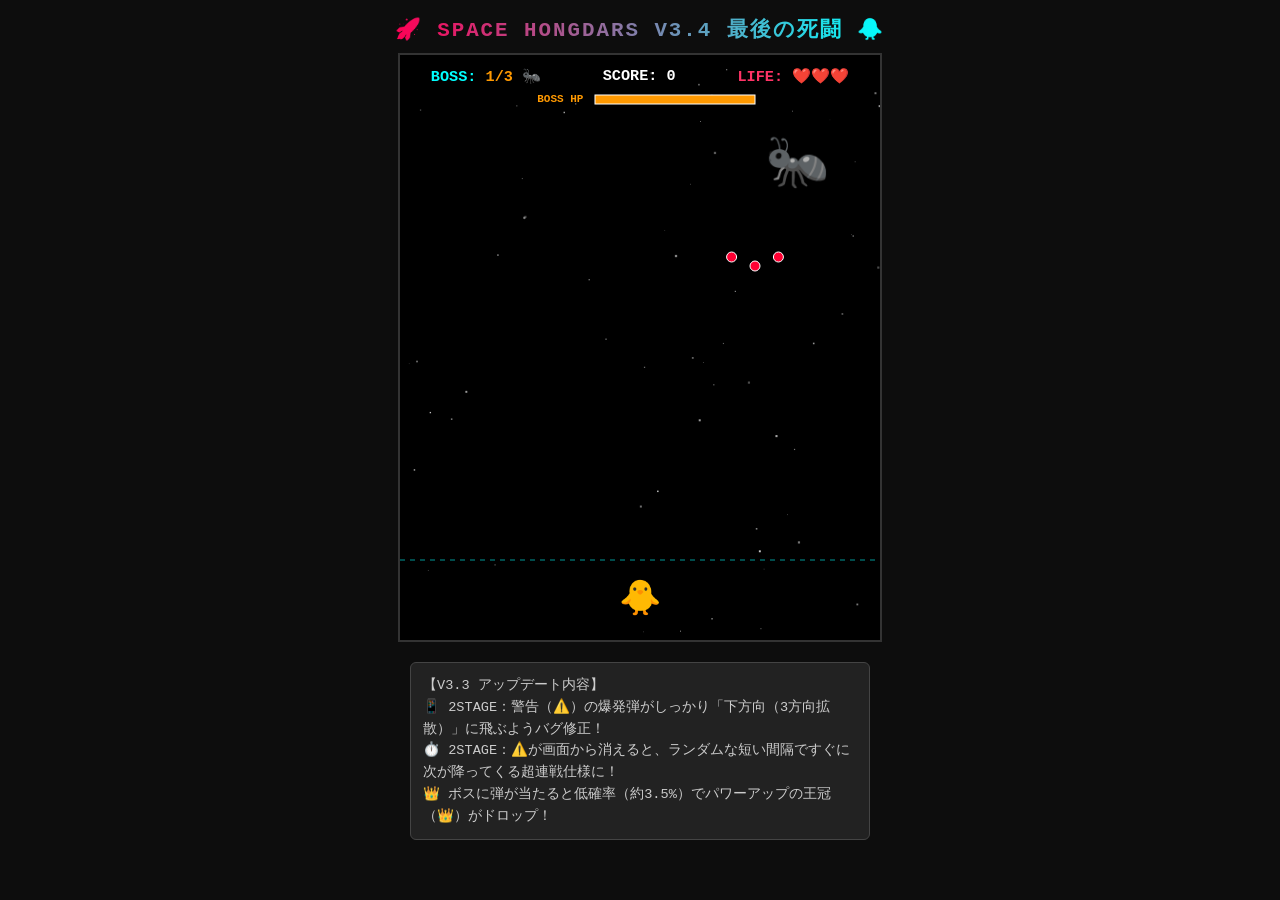
<file: game/invader3.html>
<!DOCTYPE html>
<html lang="ja">
<head>
  <meta charset="UTF-8">
  <meta name="viewport" content="width=device-width, initial-scale=1.0, maximum-scale=1.0, user-scalable=no">
  <title>🚀 SPACE HONGDARS V3.4 最後の死闘 🐥</title>

  <meta property="og:url" content="https://akiha-japan.github.io/game/invader_v3.html">
  <meta property="og:type" content="website">
  <meta property="og:title" content="🚀 SPACE HONGDARS V3.4 最後の死闘 🐥">
  <meta property="og:description" content="全3ステージ、すべてが巨大ボス！新機能を引っ提げたボスバトル特化型シューティング。">
  <meta property="og:image" content="https://akiha-japan.github.io/logo_v2_1.png">
  <meta name="twitter:card" content="summary_large_image">
  <style>
    html, body {
      margin: 0;
      padding: 0;
      width: 100%;
      height: 100%;
      background: #0d0d0d;
      color: #fff;
      font-family: 'Courier New', sans-serif;
      overflow-x: hidden;
      overflow-y: auto;
      -webkit-user-select: none;
      user-select: none;
    }

    .page-wrapper {
      display: flex;
      flex-direction: column;
      align-items: center;
      width: 100%;
      padding-bottom: 50px;
    }

    .game-title {
      font-size: 1.3rem;
      font-weight: bold;
      margin: 15px 0 10px 0;
      text-align: center;
      letter-spacing: 2px;
      background: linear-gradient(to right, #ff0055, #00ffff);
      -webkit-background-clip: text;
      -webkit-text-fill-color: transparent;
    }

    .game-container {
      position: relative;
      width: 100%;
      max-width: 480px;
      height: 65vh;
      min-height: 440px;
      max-height: 600px;
      background: #000;
      border: 2px solid #333;
      touch-action: pan-y; 
    }

    #gameCanvas {
      display: block;
      width: 100%;
      height: 100%;
      background: #000;
      touch-action: none; 
    }

    .hud {
      position: absolute;
      top: 12px;
      left: 0;
      width: 100%;
      display: flex;
      justify-content: space-around;
      font-size: 0.95rem;
      font-weight: bold;
      pointer-events: none;
      text-shadow: 2px 2px 3px #000;
      z-index: 10;
    }
    #stage-board { color: #00ffff; }
    #score-board { color: #ffffff; }
    #life-board { color: #ff3366; }

    .state-overlay {
      position: absolute;
      top: 40%;
      left: 50%;
      transform: translate(-50%, -50%);
      text-align: center;
      width: 85%;
      background: #000000;
      padding: 20px;
      border-radius: 8px;
      border: 2px solid #ff0055;
      z-index: 20;
      box-sizing: border-box;
    }
    .state-overlay h2 { margin: 0 0 10px 0; font-size: 1.8rem; line-height: 1.4; }
    .state-overlay p { margin: 5px 0 15px 0; font-size: 1.0rem; color: #ffcc00; line-height: 1.5; }
    .btn-retry {
      background: linear-gradient(135deg, #ff0055, #ff5500);
      border: none;
      color: #fff;
      padding: 12px 30px;
      font-size: 1.2rem;
      font-weight: bold;
      border-radius: 4px;
      cursor: pointer;
      margin-top: 5px;
    }

    .info-area {
      width: 90%;
      max-width: 460px;
      margin-top: 20px;
      box-sizing: border-box;
    }
    .instruction-box {
      font-size: 0.85rem;
      line-height: 1.6;
      color: #ccc;
      background: #222222;
      padding: 12px;
      border-radius: 6px;
      border: 1px solid #444;
      margin-bottom: 10px;
    }
    .hidden { display: none !important; }
  </style>
</head>
<body>

  <div class="page-wrapper">
    
    <div class="game-title">🚀 SPACE HONGDARS V3.4 最後の死闘 🐥</div>
    
    <div class="game-container">
      <div class="hud">
        <div id="stage-board">BOSS: <span id="stage">1/3</span></div>
        <div id="score-board">SCORE: <span id="score">0</span></div>
        <div id="life-board">LIFE: <span id="life">❤️❤️❤️</span></div>
      </div>

      <canvas id="gameCanvas"></canvas>

      <div id="status-panel" class="state-overlay hidden">
        <h2 id="status-title">GAME OVER</h2>
        <p id="status-msg"></p>
        <div id="status-score" style="margin: 10px 0; font-size: 1.4rem; font-weight: bold;"></div>
        <button class="btn-retry" id="btn-retry">RETRY</button>
      </div>
    </div>

    <div class="info-area">
      <div class="instruction-box">
        【V3.3 アップデート内容】<br>
        📱 2STAGE：警告（⚠️）の爆発弾がしっかり「下方向（3方向拡散）」に飛ぶようバグ修正！<br>
        ⏱️ 2STAGE：⚠️が画面から消えると、ランダムな短い間隔ですぐに次が降ってくる超連戦仕様に！<br>
        👑 ボスに弾が当たると低確率（約3.5%）でパワーアップの王冠（👑）がドロップ！
      </div>
    </div>

  </div>

  <script>
    const canvas = document.getElementById("gameCanvas");
    const ctx = canvas.getContext("2d", { alpha: false });
    
    const scoreEl = document.getElementById("score");
    const stageEl = document.getElementById("stage");
    const lifeEl = document.getElementById("life");
    const stageBoardEl = document.getElementById("stage-board");
    
    const statusPanel = document.getElementById("status-panel");
    const statusTitle = document.getElementById("status-title");
    const statusMsg = document.getElementById("status-msg");
    const statusScore = document.getElementById("status-score");
    const btnRetry = document.getElementById("btn-retry");

    let audioCtx = null;

    let score = 0;
    let stage = 1; 
    let lives = 3; 
    let gameOver = false;
    let gameClear = false;
    
    let invulnerableTimer = 0; 
    let autoFireTimer = 0; 

    let isLayoutInitialized = false;
    const player = { x: 220, y: 500, width: 36, height: 36, speed: 7.5, mode: 'single' };
    let deadLineY = 450; 

    let bullets = [];
    let enemyBullets = [];
    let particles = [];
    let stars = [];
    let powerups = []; 
    let boss = null; 

    // ⚠️爆弾の連射管理用カウンター（1個終わったらランダム間隔で次を落とすため）
    let nextWarningTimer = 0;

    let isPointerDown = false;

    function updateLifeDisplay() {
      lifeEl.textContent = "❤️".repeat(lives) + "🖤".repeat(3 - lives);
    }

    function syncLayout() {
      const container = document.querySelector('.game-container');
      const w = container.clientWidth || 480;
      const h = container.clientHeight || 500;
      
      canvas.width = w;
      canvas.height = h;

      if (!isLayoutInitialized || gameOver || gameClear) {
        player.x = w / 2 - player.width / 2;
        isLayoutInitialized = true;
      }

      player.y = h - 60;
      deadLineY = h - 80;

      if (player.x < 0) player.x = 0;
      if (player.x > w - player.width) player.x = w - player.width;
    }

    function initAudio() {
      if (!audioCtx) {
        audioCtx = new (window.AudioContext || window.webkitAudioContext)();
      }
      if (audioCtx.state === 'suspended') {
        audioCtx.resume();
      }
    }

    function playSound(freq, type, dur) {
      if (!audioCtx) return;
      try {
        let osc = audioCtx.createOscillator();
        let gain = audioCtx.createGain();
        osc.frequency.value = freq;
        osc.type = type;
        gain.gain.setValueAtTime(0.04, audioCtx.currentTime);
        gain.gain.exponentialRampToValueAtTime(0.001, audioCtx.currentTime + dur);
        osc.connect(gain); gain.connect(audioCtx.destination);
        osc.start(); osc.stop(audioCtx.currentTime + dur);
      } catch(e) {}
    }

    function updateStageDisplay() {
      if (stage === 1) stageBoardEl.innerHTML = "BOSS: <span style='color:#ff9900;'>1/3 🐜</span>";
      if (stage === 2) stageBoardEl.innerHTML = "BOSS: <span style='color:#00ffff;'>2/3 📱</span>";
      if (stage === 3) {
        if(boss && boss.form === 'ika') {
          stageBoardEl.innerHTML = "BOSS: <span style='color:#ff00ff; font-weight:bold;'>FINAL 🦑(暴走)</span>";
        } else {
          stageBoardEl.innerHTML = "BOSS: <span style='color:#ff00ff; font-weight:bold;'>FINAL 🐙</span>";
        }
      }
    }

    function initLevel() {
      bullets = [];
      enemyBullets = [];
      powerups = [];
      invulnerableTimer = 0; 
      nextWarningTimer = 20; // 最初の爆弾が落ちてくるまでの時間

      let bossHp = 25;
      let bossWidth = 70;
      let bossHeight = 40;
      let bossColor = "#ff9900";

      if (stage === 2) {
        bossHp = 45;
        bossWidth = 60;
        bossHeight = 50;
        bossColor = "#00ffff";
      } else if (stage === 3) {
        bossHp = 75; 
        bossWidth = 80;
        bossHeight = 50;
        bossColor = "#ff00ff";
      }

      boss = {
        x: canvas.width / 2 - bossWidth / 2,
        y: 90, 
        width: bossWidth,
        height: bossHeight,
        hp: bossHp, 
        maxHp: bossHp,
        vx: 2.2 + (stage * 0.3), 
        vy: 0,
        color: bossColor,
        hitFlash: 0,
        shootTimer: 0,
        specialTimer: 0,
        form: 'tako' 
      };
      updateStageDisplay();
    }

    // 星背景初期化
    stars = [];
    for(let i=0; i<60; i++) {
      let brightness = Math.floor(Math.random() * 150) + 50; 
      let hex = brightness.toString(16).padStart(2, '0');
      stars.push({ 
        x: Math.random() * 480, 
        y: Math.random() * 600, 
        speed: Math.random() * 2.3 + 0.6,
        color: `#${hex}${hex}${hex}`
      });
    }

    function handlePointer(clientX) {
      const rect = canvas.getBoundingClientRect();
      const touchX = clientX - rect.left;
      let targetX = touchX - player.width / 2;
      
      if (targetX < 0) targetX = 0;
      if (targetX > canvas.width - player.width) targetX = canvas.width - player.width;
      
      player.x = targetX;
    }

    canvas.addEventListener("touchstart", (e) => {
      if (gameOver || gameClear) return;
      initAudio();
      isPointerDown = true;
      if(e.touches && e.touches[0]) handlePointer(e.touches[0].clientX);
    }, { passive: true });

    canvas.addEventListener("touchmove", (e) => {
      if (isPointerDown && !gameOver && !gameClear) {
        if(e.touches && e.touches[0]) handlePointer(e.touches[0].clientX);
      }
    }, { passive: true });

    canvas.addEventListener("touchend", () => isPointerDown = false);
    canvas.addEventListener("touchcancel", () => isPointerDown = false);

    canvas.addEventListener("mousedown", (e) => {
      if (gameOver || gameClear) return;
      initAudio();
      isPointerDown = true;
      handlePointer(e.clientX);
    });
    window.addEventListener("mousemove", (e) => {
      if (isPointerDown && !gameOver && !gameClear) handlePointer(e.clientX);
    });
    window.addEventListener("mouseup", () => isPointerDown = false);

    let rightPressed = false;
    let leftPressed = false;
    document.addEventListener("keydown", (e) => {
      initAudio();
      if (e.key === "ArrowRight") { rightPressed = true; isPointerDown = true; }
      if (e.key === "ArrowLeft") { leftPressed = true; isPointerDown = true; }
    });
    document.addEventListener("keyup", (e) => {
      if (e.key === "ArrowRight") { rightPressed = false; if(!leftPressed) isPointerDown = false; }
      if (e.key === "ArrowLeft") { leftPressed = false; if(!rightPressed) isPointerDown = false; }
    });

    function checkAutoFire() {
      if (!isPointerDown || gameOver || gameClear) return;
      autoFireTimer++;
      if (autoFireTimer >= 6) { 
        autoFireTimer = 0;
        fireBullet();
      }
    }

    function fireBullet() {
      if (player.mode === 'wide') {
        bullets.push({ x: player.x + player.width/2 - 2, y: player.y, width: 4, height: 11, speed: 9.5, vx: -1.6, color: "#ff00ff" });
        bullets.push({ x: player.x + player.width/2 - 2, y: player.y, width: 4, height: 11, speed: 9.5, vx: 0, color: "#ff00ff" });
        bullets.push({ x: player.x + player.width/2 - 2, y: player.y, width: 4, height: 11, speed: 9.5, vx: 1.6, color: "#ff00ff" });
      } else {
        bullets.push({ x: player.x + player.width/2 - 2, y: player.y, width: 4, height: 11, speed: 9.5, vx: 0, color: "#ffff00" });
      }
      playSound(360, 'square', 0.04);
    }

    function triggerGameOver(message = "") {
      gameOver = true;
      isPointerDown = false;
      playSound(80, 'sawtooth', 0.7);
      statusTitle.textContent = "GAME OVER";
      statusTitle.style.color = "#ff3333";
      statusMsg.textContent = message;
      statusScore.textContent = "SCORE: " + score;
      statusPanel.classList.remove("hidden");
    }

    function playerHit() {
      if (invulnerableTimer > 0) return; 
      lives--;
      player.mode = 'single'; 
      updateLifeDisplay();

      if (lives <= 0) {
        triggerGameOver("ひよこのライフが尽きてしまった...");
      } else {
        invulnerableTimer = 90; 
        playSound(160, 'sine', 0.25);
        for(let k=0; k<15; k++) {
          particles.push({ x: player.x + 18, y: player.y + 18, vx: (Math.random()-0.5)*7, vy: (Math.random()-0.5)*7, life: 25, color: "#ff3366" });
        }
      }
    }

    function resetGame() {
      score = 0;
      stage = 1;
      lives = 3;
      gameOver = false;
      gameClear = false;
      bullets = [];
      enemyBullets = [];
      particles = [];
      powerups = [];
      player.mode = 'single';
      isPointerDown = false;
      invulnerableTimer = 0; 
      scoreEl.textContent = score;
      updateLifeDisplay();
      statusPanel.classList.add("hidden");
      syncLayout();
      initLevel();
    }

    btnRetry.addEventListener("click", (e) => {
      e.stopPropagation();
      resetGame();
    });

    function gameLoop() {
      ctx.fillStyle = "#000000"; 
      ctx.fillRect(0, 0, canvas.width, canvas.height);
      update();
      draw();
      requestAnimationFrame(gameLoop);
    }

    function update() {
      stars.forEach(st => {
        st.y += st.speed;
        if(st.y > canvas.height) { st.y = 0; st.x = Math.random() * canvas.width; }
      });

      if (gameOver || gameClear) return;
      if (invulnerableTimer > 0) invulnerableTimer--;

      if (rightPressed && player.x < canvas.width - player.width) player.x += player.speed;
      if (leftPressed && player.x > 0) player.x -= player.speed;

      checkAutoFire();

      // 自機弾移動
      for (let i = bullets.length - 1; i >= 0; i--) {
        let b = bullets[i]; b.y -= b.speed; b.x += b.vx;
        if (b.y < 0 || b.x < 0 || b.x > canvas.width) bullets.splice(i, 1);
      }

      // ボスロジック
      if (boss) {
        if (boss.hitFlash > 0) boss.hitFlash--;
        
        // 左右移動
        boss.x += boss.vx;
        if (boss.x <= 0 || boss.x >= canvas.width - boss.width) {
          boss.vx *= -1;
        }

        // --- STAGE別攻撃パターン ---
        boss.shootTimer++;

        if (stage === 1) {
          if (boss.shootTimer > 45) {
            boss.shootTimer = 0;
            let bx = boss.x + boss.width / 2;
            let by = boss.y + boss.height;
            enemyBullets.push({ x: bx, y: by, speed: 4.0, vx: -1.3, r: 5, type: 'normal' });
            enemyBullets.push({ x: bx, y: by, speed: 4.5, vx: 0,    r: 5, type: 'normal' });
            enemyBullets.push({ x: bx, y: by, speed: 4.0, vx: 1.3,  r: 5, type: 'normal' });
            playSound(180, 'triangle', 0.08);
          }
        } 




       // STAGE 2: 巨大スマホ (ビーム ＋ 改良版・連続時爆通知爆弾 ⚠️)
        else if (stage === 2) {
          boss.specialTimer++;
          
          // ボスが徐々に降りてくるロジック
          if (boss.specialTimer % 220 === 0) {
            boss.y += 8;
            if (boss.y >= deadLineY - 60) boss.y = deadLineY - 60;
          }

          // 【調整版】3連ビーム攻撃（間隔とスピードを緩和）
          // shootTimerの50のタイミングで一度だけ3発撃つように変更
          if (boss.shootTimer === 50) {
            let bx = boss.x + boss.width / 2;
            let by = boss.y + boss.height;
            // 3方向に拡散して発射 (スピードを 7.2 → 5.0 に低下)
            [-1, 0, 1].forEach(offset => {
              enemyBullets.push({ 
                x: bx, 
                y: by, 
                speed: 5.0, 
                vx: offset * 2.5, 
                r: 4, 
                type: 'beam' 
              });
            });
            playSound(280, 'sawtooth', 0.1);
          }
          // 攻撃間隔のサイクルを少し伸ばしてゆったりにする
          if (boss.shootTimer > 80) boss.shootTimer = 0;

          // 【調整版】時限爆弾(⚠️)の連発管理
          let hasActiveWarning = enemyBullets.some(eb => eb.type === 'warning');
          
          if (!hasActiveWarning) {
            nextWarningTimer--;
            if (nextWarningTimer <= 0) {
              let bx = boss.x + boss.width / 2;
              let by = boss.y + boss.height;
              let targetY = deadLineY - 35 - (Math.random() * 90);
              
              enemyBullets.push({ 
                x: bx, 
                y: by, 
                speed: 4.5, 
                vx: (Math.random() - 0.5) * 4, 
                r: 8, 
                type: 'warning', 
                targetY: targetY, 
                state: 'drop', 
                timer: 0 
              });
              playSound(210, 'square', 0.06);

              // 警告弾の間隔を広げる (10〜60 → 50〜100 に変更)
              nextWarningTimer = Math.floor(Math.random() * 50) + 50;
            }
          }
        }






        else if (stage === 3) {
          // STAGE 3: 巨大タコ -> イカ変身暴走
          if (boss.form === 'tako' && boss.hp <= boss.maxHp / 2) {
            boss.form = 'ika';
            boss.color = "#ff00a0";
            boss.vx = (boss.vx > 0 ? 1 : -1) * 3.8;
            playSound(400, 'sawtooth', 0.5);
            updateStageDisplay();
          }

          let attackInterval = boss.form === 'ika' ? 38 : 65;

          if (boss.shootTimer > attackInterval) {
            boss.shootTimer = 0;
            let bx = boss.x + boss.width / 2;
            let by = boss.y + boss.height / 2;
            
            // 8方向拡散スミ弾
            let numAngles = 8;
            let bSpeed = boss.form === 'ika' ? 4.2 : 3.3; 
            for(let a=0; a<numAngles; a++) {
              let angle = (Math.PI * 2 / numAngles) * a;
              enemyBullets.push({ 
                x: bx, 
                y: by, 
                speed: Math.sin(angle) * bSpeed, 
                vx: Math.cos(angle) * bSpeed, 
                r: 5.5, 
                type: 'normal' 
              });
            }

            // 自機狙い弾
            let dx = (player.x + player.width/2) - bx;
            let dy = player.y - by;
            let dist = Math.sqrt(dx*dx + dy*dy);
            if(dist > 0) {
              let targetSpeed = boss.form === 'ika' ? 5.8 : 4.5;
              enemyBullets.push({ x: bx, y: by, speed: (dy/dist)*targetSpeed, vx: (dx/dist)*targetSpeed, r: 5, type: 'normal' });
            }
            playSound(150, 'sine', 0.12);
          }
        }

        if (boss.y + boss.height >= deadLineY) {
          triggerGameOver("ボスに防衛線を突破された！");
          return;
        }
      }

      // 敵弾・お邪魔ギミックの移動＆ロジック
      for (let i = enemyBullets.length - 1; i >= 0; i--) {
        let eb = enemyBullets[i]; 
        
        if (eb.type === 'warning') {
          if (eb.state === 'drop') {
            eb.y += eb.speed;
            if (eb.vx) eb.x += eb.vx;
            // 目標の高さに到達したら待機状態へ
            if (eb.y >= eb.targetY) {
              eb.y = eb.targetY;
              eb.state = 'standby';
              eb.timer = 50; // 点滅待機時間（少し短くしてシャープに）
            }
          } 
          else if (eb.state === 'standby') {
            eb.timer--;
            if (eb.timer <= 0) {
              eb.state = 'explode';
            }
          }

          // 【バグ修正】爆発の瞬間：横ではなく、プレイヤー（下）に向かって3方向拡散
          if (eb.state === 'explode') {
            // 真下、左斜め下、右斜め下の3方向に弾を撃ち出す
            enemyBullets.push({ x: eb.x, y: eb.y, speed: 4.8, vx: 0,    r: 5, type: 'normal' });
            enemyBullets.push({ x: eb.x, y: eb.y, speed: 4.3, vx: -1.5, r: 5, type: 'normal' });
            enemyBullets.push({ x: eb.x, y: eb.y, speed: 4.3, vx: 1.5,  r: 5, type: 'normal' });
            
            // 爆発エフェクト
            for(let k=0; k<10; k++) {
              particles.push({ x: eb.x, y: eb.y, vx: (Math.random()-0.5)*7, vy: (Math.random()-0.5)*7, life: 15, color: "#ff9900" });
            }
            playSound(130, 'triangle', 0.15);
            enemyBullets.splice(i, 1);
            continue;
          }
        } else {
          // 通常の弾やビームの移動
          eb.y += eb.speed;
          if (eb.vx) eb.x += eb.vx;
        }

        // 画面外判定
        if (eb.y > canvas.height || eb.x < -30 || eb.x > canvas.width + 30) { 
          enemyBullets.splice(i, 1); 
          continue; 
        }

        // プレイヤーへの当たり判定
        if (eb.x + eb.r > player.x + 3 && eb.x - eb.r < player.x + player.width - 3 && 
            eb.y + eb.r > player.y + 3 && eb.y - eb.r < player.y + player.height - 3) {
          enemyBullets.splice(i, 1); 
          playerHit();
        }
      }

      // 王冠(👑)の移動と獲得
      for (let i = powerups.length - 1; i >= 0; i--) {
        let p = powerups[i]; p.y += 2.0;
        if(p.y > canvas.height) {
          powerups.splice(i, 1);
        } else if(p.x > player.x && p.x < player.x + player.width && 
                  p.y > player.y && p.y < player.y + player.height) {
          player.mode = 'wide'; 
          powerups.splice(i, 1);
          playSound(750, 'sine', 0.22); 
        }
      }

      // パーティクル処理
      for (let i = particles.length - 1; i >= 0; i--) {
        let p = particles[i]; p.x += p.vx; p.y += p.vy; p.life--; if(p.life <= 0) particles.splice(i, 1);
      }

      // 自機弾とボスの衝突判定
      for (let bIdx = bullets.length - 1; bIdx >= 0; bIdx--) {
        let b = bullets[bIdx]; 
        
        if (boss && b.x > boss.x && b.x < boss.x + boss.width && b.y > boss.y && b.y < boss.y + boss.height) {
          bullets.splice(bIdx, 1);
          boss.hp--;
          boss.hitFlash = 4;
          score += 20;
          scoreEl.textContent = score;
          playSound(240, 'triangle', 0.04);

          // ヒット時：約3.5%の確率でその場に王冠を生成
          if (Math.random() < 0.035) {
            powerups.push({ x: b.x, y: boss.y + boss.height });
          }

          for(let k=0; k<4; k++) {
            particles.push({ x: b.x, y: b.y, vx: (Math.random()-0.5)*5, vy: (Math.random()-0.5)*5, life: 12, color: "#ffff00" });
          }

          // ボス撃破処理
          if (boss.hp <= 0) {
            playSound(600, 'sine', 0.6);
            
            for(let k=0; k<25; k++) {
              particles.push({ 
                x: boss.x + boss.width/2, 
                y: boss.y + boss.height/2, 
                vx: (Math.random()-0.5)*10, 
                vy: (Math.random()-0.5)*10, 
                life: 30, 
                color: boss.color 
              });
            }

            powerups.push({ x: boss.x + boss.width / 2, y: boss.y + boss.height });

            if (stage < 3) {
              stage++;
              score += 1000;
              scoreEl.textContent = score;
              if (lives < 3) lives++;
              updateLifeDisplay();
              initLevel();
            } else {
              gameClear = true;
              score += 5000; 
              scoreEl.textContent = score;
              playSound(880, 'sine', 1.2);
              statusTitle.textContent = "🏆 ALL CLEAR 🏆";
              statusTitle.style.color = "#00ffff";
              statusMsg.textContent = "ひよこ隊員🐥はすべての巨大脅威を退け、宇宙に平和を取り戻した！";
              statusScore.textContent = "FINAL SCORE: " + score;
              statusPanel.classList.remove("hidden");
            }
          }
          break;
        }
      }
    }

    function draw() {
      // 背景の星
      stars.forEach(st => {
        ctx.fillStyle = st.color; 
        ctx.fillRect(st.x, st.y, st.speed * 0.8, st.speed * 0.8);
      });

      // 防衛ライン
      ctx.strokeStyle = "#006666"; 
      ctx.lineWidth = 1.5; ctx.setLineDash([5, 5]); ctx.beginPath();
      ctx.moveTo(0, deadLineY); ctx.lineTo(canvas.width, deadLineY); ctx.stroke(); ctx.setLineDash([]); 

      // プレイヤー
      if (invulnerableTimer === 0 || Math.floor(invulnerableTimer / 8) % 2 === 0) {
        ctx.font = "34px sans-serif"; ctx.textAlign = "center"; ctx.textBaseline = "middle";
        ctx.fillText("🐥", player.x + player.width/2, player.y + player.height/2 + 2);
      }

      // 自機弾
      bullets.forEach(b => {
        ctx.fillStyle = b.color;
        ctx.fillRect(b.x, b.y, b.width, b.height);
      });

      // 敵弾・トラップ
      enemyBullets.forEach(eb => {
        if (eb.type === 'beam') {
          ctx.fillStyle = "#00ffff";
          ctx.fillRect(eb.x - 3, eb.y - 12, 6, 24);
          ctx.fillStyle = "#ffffff";
          ctx.fillRect(eb.x - 1, eb.y - 10, 2, 20);
        } 
        else if (eb.type === 'warning') {
          // スタンバイ中の爆発直前、赤く激しく点滅させる
          if (eb.state === 'standby' && eb.timer < 25 && Math.floor(eb.timer / 3) % 2 === 0) {
            ctx.fillStyle = "#ff0033";
            ctx.beginPath(); ctx.arc(eb.x, eb.y, 14, 0, Math.PI * 2); ctx.fill();
          }
          ctx.font = "22px sans-serif"; ctx.textAlign = "center"; ctx.textBaseline = "middle";
          ctx.fillText("⚠️", eb.x, eb.y);
        } 
        else {
          ctx.beginPath(); ctx.arc(eb.x, eb.y, eb.r, 0, Math.PI * 2);
          ctx.fillStyle = "#ff0033"; ctx.fill();
          ctx.strokeStyle = "#ffffff"; ctx.lineWidth = 1; ctx.stroke(); 
        }
      });

      // 王冠
      ctx.font = "24px sans-serif"; ctx.textAlign = "center"; ctx.textBaseline = "middle";
      powerups.forEach(p => { ctx.fillText("👑", p.x, p.y); });

      // パーティクル
      particles.forEach(p => { ctx.fillStyle = p.color; ctx.fillRect(p.x, p.y, 2, 2); });

      // ボス
      if (boss) {
        if (!(boss.hitFlash > 0 && Math.floor(boss.hitFlash / 2) % 2 === 0)) {
          ctx.font = stage === 3 ? "62px sans-serif" : "52px sans-serif"; 
          let bossEmoji = "🐜";
          if (stage === 2) bossEmoji = "📱";
          if (stage === 3) {
            bossEmoji = (boss.form === 'ika') ? "🦑" : "🐙";
          }
          ctx.fillText(bossEmoji, boss.x + boss.width / 2, boss.y + boss.height / 2);
        }

        // HPゲージ
        let gaugeW = 160;
        let gaugeH = 9;
        let gx = (canvas.width - gaugeW) / 2 + 35; 
        let gy = 40; 
        
        ctx.font = "bold 11px 'Courier New', sans-serif";
        ctx.fillStyle = boss.color;
        ctx.textAlign = "right";
        ctx.textBaseline = "middle";
        
        let label = "BOSS HP ";
        if(stage === 3 && boss.form === 'ika') label = "怒イカ HP ";
        ctx.fillText(label, gx - 5, gy + gaugeH / 2);

        ctx.fillStyle = "#222222";
        ctx.fillRect(gx, gy, gaugeW, gaugeH);
        
        let currentW = (boss.hp / boss.maxHp) * gaugeW;
        ctx.fillStyle = boss.color; 
        ctx.fillRect(gx, gy, currentW, gaugeH);
        
        ctx.strokeStyle = "#ffffff"; 
        ctx.lineWidth = 1; 
        ctx.strokeRect(gx, gy, gaugeW, gaugeH);
      }
    }

    window.addEventListener("resize", syncLayout);
    
    window.onload = function() {
      syncLayout();
      initLevel();
      updateLifeDisplay(); 
      gameLoop(); 
    };
  </script>
</body>
</html>
</file>
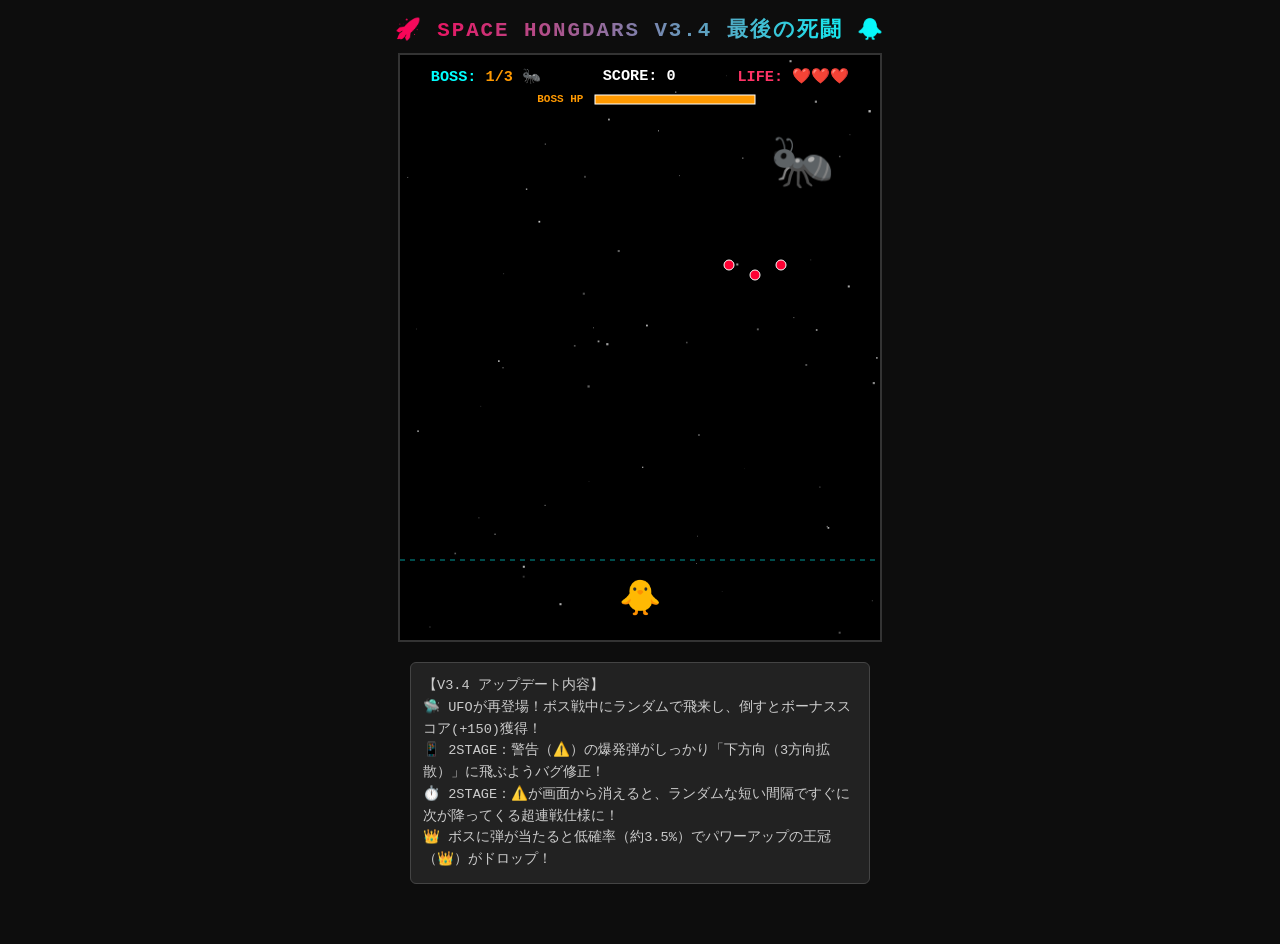
<file: game/invader3_4_ufo.html>
<!DOCTYPE html>
<html lang="ja">
<head>
  <meta charset="UTF-8">
  <meta name="viewport" content="width=device-width, initial-scale=1.0, maximum-scale=1.0, user-scalable=no">
  <title>🚀 SPACE HONGDARS V3.4 最後の死闘 🐥</title>

  <meta property="og:url" content="https://akiha-japan.github.io/game/invader_v3.html">
  <meta property="og:type" content="website">
  <meta property="og:title" content="🚀 SPACE HONGDARS V3.4 最後の死闘 🐥">
  <meta property="og:description" content="全3ステージ、すべてが巨大ボス！新機能を引っ提げたボスバトル特化型シューティング。">
  <meta property="og:image" content="https://akiha-japan.github.io/logo_v2_1.png">
  <meta name="twitter:card" content="summary_large_image">
  <style>
    html, body {
      margin: 0;
      padding: 0;
      width: 100%;
      height: 100%;
      background: #0d0d0d;
      color: #fff;
      font-family: 'Courier New', sans-serif;
      overflow-x: hidden;
      overflow-y: auto;
      -webkit-user-select: none;
      user-select: none;
    }

    .page-wrapper {
      display: flex;
      flex-direction: column;
      align-items: center;
      width: 100%;
      padding-bottom: 50px;
    }

    .game-title {
      font-size: 1.3rem;
      font-weight: bold;
      margin: 15px 0 10px 0;
      text-align: center;
      letter-spacing: 2px;
      background: linear-gradient(to right, #ff0055, #00ffff);
      -webkit-background-clip: text;
      -webkit-text-fill-color: transparent;
    }

    .game-container {
      position: relative;
      width: 100%;
      max-width: 480px;
      height: 65vh;
      min-height: 440px;
      max-height: 600px;
      background: #000;
      border: 2px solid #333;
      touch-action: pan-y; 
    }

    #gameCanvas {
      display: block;
      width: 100%;
      height: 100%;
      background: #000;
      touch-action: none; 
    }

    .hud {
      position: absolute;
      top: 12px;
      left: 0;
      width: 100%;
      display: flex;
      justify-content: space-around;
      font-size: 0.95rem;
      font-weight: bold;
      pointer-events: none;
      text-shadow: 2px 2px 3px #000;
      z-index: 10;
    }
    #stage-board { color: #00ffff; }
    #score-board { color: #ffffff; }
    #life-board { color: #ff3366; }

    .state-overlay {
      position: absolute;
      top: 40%;
      left: 50%;
      transform: translate(-50%, -50%);
      text-align: center;
      width: 85%;
      background: #000000;
      padding: 20px;
      border-radius: 8px;
      border: 2px solid #ff0055;
      z-index: 20;
      box-sizing: border-box;
    }
    .state-overlay h2 { margin: 0 0 10px 0; font-size: 1.8rem; line-height: 1.4; }
    .state-overlay p { margin: 5px 0 15px 0; font-size: 1.0rem; color: #ffcc00; line-height: 1.5; }
    .btn-retry {
      background: linear-gradient(135deg, #ff0055, #ff5500);
      border: none;
      color: #fff;
      padding: 12px 30px;
      font-size: 1.2rem;
      font-weight: bold;
      border-radius: 4px;
      cursor: pointer;
      margin-top: 5px;
    }

    .info-area {
      width: 90%;
      max-width: 460px;
      margin-top: 20px;
      box-sizing: border-box;
    }
    .instruction-box {
      font-size: 0.85rem;
      line-height: 1.6;
      color: #ccc;
      background: #222222;
      padding: 12px;
      border-radius: 6px;
      border: 1px solid #444;
      margin-bottom: 10px;
    }
    .hidden { display: none !important; }
  </style>
</head>
<body>

  <div class="page-wrapper">
    
    <div class="game-title">🚀 SPACE HONGDARS V3.4 最後の死闘 🐥</div>
    
    <div class="game-container">
      <div class="hud">
        <div id="stage-board">BOSS: <span id="stage">1/3</span></div>
        <div id="score-board">SCORE: <span id="score">0</span></div>
        <div id="life-board">LIFE: <span id="life">❤️❤️❤️</span></div>
      </div>

      <canvas id="gameCanvas"></canvas>

      <div id="status-panel" class="state-overlay hidden">
        <h2 id="status-title">GAME OVER</h2>
        <p id="status-msg"></p>
        <div id="status-score" style="margin: 10px 0; font-size: 1.4rem; font-weight: bold;"></div>
        <button class="btn-retry" id="btn-retry">RETRY</button>
      </div>
    </div>

    <div class="info-area">
      <div class="instruction-box">
        【V3.4 アップデート内容】<br>
        🛸 UFOが再登場！ボス戦中にランダムで飛来し、倒すとボーナススコア(+150)獲得！<br>
        📱 2STAGE：警告（⚠️）の爆発弾がしっかり「下方向（3方向拡散）」に飛ぶようバグ修正！<br>
        ⏱️ 2STAGE：⚠️が画面から消えると、ランダムな短い間隔ですぐに次が降ってくる超連戦仕様に！<br>
        👑 ボスに弾が当たると低確率（約3.5%）でパワーアップの王冠（👑）がドロップ！
      </div>
    </div>

  </div>

  <script>
    const canvas = document.getElementById("gameCanvas");
    const ctx = canvas.getContext("2d", { alpha: false });
    
    const scoreEl = document.getElementById("score");
    const stageEl = document.getElementById("stage");
    const lifeEl = document.getElementById("life");
    const stageBoardEl = document.getElementById("stage-board");
    
    const statusPanel = document.getElementById("status-panel");
    const statusTitle = document.getElementById("status-title");
    const statusMsg = document.getElementById("status-msg");
    const statusScore = document.getElementById("status-score");
    const btnRetry = document.getElementById("btn-retry");

    let audioCtx = null;

    let score = 0;
    let stage = 1; 
    let lives = 3; 
    let gameOver = false;
    let gameClear = false;
    
    let invulnerableTimer = 0; 
    let autoFireTimer = 0; 

    let isLayoutInitialized = false;
    const player = { x: 220, y: 500, width: 36, height: 36, speed: 7.5, mode: 'single' };
    let deadLineY = 450; 

    let bullets = [];
    let enemyBullets = [];
    let particles = [];
    let stars = [];
    let powerups = []; 
    let boss = null; 
    let ufo = null;

    // ⚠️爆弾の連射管理用カウンター（1個終わったらランダム間隔で次を落とすため）
    let nextWarningTimer = 0;

    let isPointerDown = false;

    function updateLifeDisplay() {
      lifeEl.textContent = "❤️".repeat(lives) + "🖤".repeat(3 - lives);
    }

    function syncLayout() {
      const container = document.querySelector('.game-container');
      const w = container.clientWidth || 480;
      const h = container.clientHeight || 500;
      
      canvas.width = w;
      canvas.height = h;

      if (!isLayoutInitialized || gameOver || gameClear) {
        player.x = w / 2 - player.width / 2;
        isLayoutInitialized = true;
      }

      player.y = h - 60;
      deadLineY = h - 80;

      if (player.x < 0) player.x = 0;
      if (player.x > w - player.width) player.x = w - player.width;
    }

    function initAudio() {
      if (!audioCtx) {
        audioCtx = new (window.AudioContext || window.webkitAudioContext)();
      }
      if (audioCtx.state === 'suspended') {
        audioCtx.resume();
      }
    }

    function playSound(freq, type, dur) {
      if (!audioCtx) return;
      try {
        let osc = audioCtx.createOscillator();
        let gain = audioCtx.createGain();
        osc.frequency.value = freq;
        osc.type = type;
        gain.gain.setValueAtTime(0.04, audioCtx.currentTime);
        gain.gain.exponentialRampToValueAtTime(0.001, audioCtx.currentTime + dur);
        osc.connect(gain); gain.connect(audioCtx.destination);
        osc.start(); osc.stop(audioCtx.currentTime + dur);
      } catch(e) {}
    }

    function updateStageDisplay() {
      if (stage === 1) stageBoardEl.innerHTML = "BOSS: <span style='color:#ff9900;'>1/3 🐜</span>";
      if (stage === 2) stageBoardEl.innerHTML = "BOSS: <span style='color:#00ffff;'>2/3 📱</span>";
      if (stage === 3) {
        if(boss && boss.form === 'ika') {
          stageBoardEl.innerHTML = "BOSS: <span style='color:#ff00ff; font-weight:bold;'>FINAL 🦑(暴走)</span>";
        } else {
          stageBoardEl.innerHTML = "BOSS: <span style='color:#ff00ff; font-weight:bold;'>FINAL 🐙</span>";
        }
      }
    }

    function initLevel() {
      bullets = [];
      enemyBullets = [];
      powerups = [];
      invulnerableTimer = 0; 
      nextWarningTimer = 20; // 最初の爆弾が落ちてくるまでの時間
      ufo = null; // ステージ切替時に前のUFOを消す

      let bossHp = 25;
      let bossWidth = 70;
      let bossHeight = 40;
      let bossColor = "#ff9900";

      if (stage === 2) {
        bossHp = 45;
        bossWidth = 60;
        bossHeight = 50;
        bossColor = "#00ffff";
      } else if (stage === 3) {
        bossHp = 75; 
        bossWidth = 80;
        bossHeight = 50;
        bossColor = "#ff00ff";
      }

      boss = {
        x: canvas.width / 2 - bossWidth / 2,
        y: 90, 
        width: bossWidth,
        height: bossHeight,
        hp: bossHp, 
        maxHp: bossHp,
        vx: 2.2 + (stage * 0.3), 
        vy: 0,
        color: bossColor,
        hitFlash: 0,
        shootTimer: 0,
        specialTimer: 0,
        form: 'tako' 
      };
      updateStageDisplay();
    }

    // 星背景初期化
    stars = [];
    for(let i=0; i<60; i++) {
      let brightness = Math.floor(Math.random() * 150) + 50; 
      let hex = brightness.toString(16).padStart(2, '0');
      stars.push({ 
        x: Math.random() * 480, 
        y: Math.random() * 600, 
        speed: Math.random() * 2.3 + 0.6,
        color: `#${hex}${hex}${hex}`
      });
    }

    function handlePointer(clientX) {
      const rect = canvas.getBoundingClientRect();
      const touchX = clientX - rect.left;
      let targetX = touchX - player.width / 2;
      
      if (targetX < 0) targetX = 0;
      if (targetX > canvas.width - player.width) targetX = canvas.width - player.width;
      
      player.x = targetX;
    }

    canvas.addEventListener("touchstart", (e) => {
      if (gameOver || gameClear) return;
      initAudio();
      isPointerDown = true;
      if(e.touches && e.touches[0]) handlePointer(e.touches[0].clientX);
    }, { passive: true });

    canvas.addEventListener("touchmove", (e) => {
      if (isPointerDown && !gameOver && !gameClear) {
        if(e.touches && e.touches[0]) handlePointer(e.touches[0].clientX);
      }
    }, { passive: true });

    canvas.addEventListener("touchend", () => isPointerDown = false);
    canvas.addEventListener("touchcancel", () => isPointerDown = false);

    canvas.addEventListener("mousedown", (e) => {
      if (gameOver || gameClear) return;
      initAudio();
      isPointerDown = true;
      handlePointer(e.clientX);
    });
    window.addEventListener("mousemove", (e) => {
      if (isPointerDown && !gameOver && !gameClear) handlePointer(e.clientX);
    });
    window.addEventListener("mouseup", () => isPointerDown = false);

    let rightPressed = false;
    let leftPressed = false;
    document.addEventListener("keydown", (e) => {
      initAudio();
      if (e.key === "ArrowRight") { rightPressed = true; isPointerDown = true; }
      if (e.key === "ArrowLeft") { leftPressed = true; isPointerDown = true; }
    });
    document.addEventListener("keyup", (e) => {
      if (e.key === "ArrowRight") { rightPressed = false; if(!leftPressed) isPointerDown = false; }
      if (e.key === "ArrowLeft") { leftPressed = false; if(!rightPressed) isPointerDown = false; }
    });

    function checkAutoFire() {
      if (!isPointerDown || gameOver || gameClear) return;
      autoFireTimer++;
      if (autoFireTimer >= 6) { 
        autoFireTimer = 0;
        fireBullet();
      }
    }

    function fireBullet() {
      if (player.mode === 'wide') {
        bullets.push({ x: player.x + player.width/2 - 2, y: player.y, width: 4, height: 11, speed: 9.5, vx: -1.6, color: "#ff00ff" });
        bullets.push({ x: player.x + player.width/2 - 2, y: player.y, width: 4, height: 11, speed: 9.5, vx: 0, color: "#ff00ff" });
        bullets.push({ x: player.x + player.width/2 - 2, y: player.y, width: 4, height: 11, speed: 9.5, vx: 1.6, color: "#ff00ff" });
      } else {
        bullets.push({ x: player.x + player.width/2 - 2, y: player.y, width: 4, height: 11, speed: 9.5, vx: 0, color: "#ffff00" });
      }
      playSound(360, 'square', 0.04);
    }

    function triggerGameOver(message = "") {
      gameOver = true;
      isPointerDown = false;
      playSound(80, 'sawtooth', 0.7);
      statusTitle.textContent = "GAME OVER";
      statusTitle.style.color = "#ff3333";
      statusMsg.textContent = message;
      statusScore.textContent = "SCORE: " + score;
      statusPanel.classList.remove("hidden");
    }

    function playerHit() {
      if (invulnerableTimer > 0) return; 
      lives--;
      player.mode = 'single'; 
      updateLifeDisplay();

      if (lives <= 0) {
        triggerGameOver("ひよこのライフが尽きてしまった...");
      } else {
        invulnerableTimer = 90; 
        playSound(160, 'sine', 0.25);
        for(let k=0; k<15; k++) {
          particles.push({ x: player.x + 18, y: player.y + 18, vx: (Math.random()-0.5)*7, vy: (Math.random()-0.5)*7, life: 25, color: "#ff3366" });
        }
      }
    }

    function resetGame() {
      score = 0;
      stage = 1;
      lives = 3;
      gameOver = false;
      gameClear = false;
      bullets = [];
      enemyBullets = [];
      particles = [];
      powerups = [];
      player.mode = 'single';
      isPointerDown = false;
      invulnerableTimer = 0; 
      scoreEl.textContent = score;
      updateLifeDisplay();
      statusPanel.classList.add("hidden");
      syncLayout();
      initLevel();
    }

    btnRetry.addEventListener("click", (e) => {
      e.stopPropagation();
      resetGame();
    });

    function gameLoop() {
      ctx.fillStyle = "#000000"; 
      ctx.fillRect(0, 0, canvas.width, canvas.height);
      update();
      draw();
      requestAnimationFrame(gameLoop);
    }

    function update() {
      stars.forEach(st => {
        st.y += st.speed;
        if(st.y > canvas.height) { st.y = 0; st.x = Math.random() * canvas.width; }
      });

      if (gameOver || gameClear) return;
      if (invulnerableTimer > 0) invulnerableTimer--;

      // UFO出現＆移動処理
      if (!ufo && Math.random() < 0.0035) {
        ufo = { x: -40, y: 38, width: 30, height: 20, speed: canvas.width * 0.007 };
      }
      if (ufo) {
        ufo.x += ufo.speed;
        if (ufo.x > canvas.width) ufo = null;
      }

      if (rightPressed && player.x < canvas.width - player.width) player.x += player.speed;
      if (leftPressed && player.x > 0) player.x -= player.speed;

      checkAutoFire();

      // 自機弾移動
      for (let i = bullets.length - 1; i >= 0; i--) {
        let b = bullets[i]; b.y -= b.speed; b.x += b.vx;
        if (b.y < 0 || b.x < 0 || b.x > canvas.width) bullets.splice(i, 1);
      }

      // ボスロジック
      if (boss) {
        if (boss.hitFlash > 0) boss.hitFlash--;
        
        // 左右移動
        boss.x += boss.vx;
        if (boss.x <= 0 || boss.x >= canvas.width - boss.width) {
          boss.vx *= -1;
        }

        // --- STAGE別攻撃パターン ---
        boss.shootTimer++;

        if (stage === 1) {
          if (boss.shootTimer > 45) {
            boss.shootTimer = 0;
            let bx = boss.x + boss.width / 2;
            let by = boss.y + boss.height;
            enemyBullets.push({ x: bx, y: by, speed: 4.0, vx: -1.3, r: 5, type: 'normal' });
            enemyBullets.push({ x: bx, y: by, speed: 4.5, vx: 0,    r: 5, type: 'normal' });
            enemyBullets.push({ x: bx, y: by, speed: 4.0, vx: 1.3,  r: 5, type: 'normal' });
            playSound(180, 'triangle', 0.08);
          }
        } 




       // STAGE 2: 巨大スマホ (ビーム ＋ 改良版・連続時爆通知爆弾 ⚠️)
        else if (stage === 2) {
          boss.specialTimer++;
          
          // ボスが徐々に降りてくるロジック
          if (boss.specialTimer % 220 === 0) {
            boss.y += 8;
            if (boss.y >= deadLineY - 60) boss.y = deadLineY - 60;
          }

          // 【調整版】3連ビーム攻撃（間隔とスピードを緩和）
          // shootTimerの50のタイミングで一度だけ3発撃つように変更
          if (boss.shootTimer === 50) {
            let bx = boss.x + boss.width / 2;
            let by = boss.y + boss.height;
            // 3方向に拡散して発射 (スピードを 7.2 → 5.0 に低下)
            [-1, 0, 1].forEach(offset => {
              enemyBullets.push({ 
                x: bx, 
                y: by, 
                speed: 5.0, 
                vx: offset * 2.5, 
                r: 4, 
                type: 'beam' 
              });
            });
            playSound(280, 'sawtooth', 0.1);
          }
          // 攻撃間隔のサイクルを少し伸ばしてゆったりにする
          if (boss.shootTimer > 80) boss.shootTimer = 0;

          // 【調整版】時限爆弾(⚠️)の連発管理
          let hasActiveWarning = enemyBullets.some(eb => eb.type === 'warning');
          
          if (!hasActiveWarning) {
            nextWarningTimer--;
            if (nextWarningTimer <= 0) {
              let bx = boss.x + boss.width / 2;
              let by = boss.y + boss.height;
              let targetY = deadLineY - 35 - (Math.random() * 90);
              
              enemyBullets.push({ 
                x: bx, 
                y: by, 
                speed: 4.5, 
                vx: (Math.random() - 0.5) * 4, 
                r: 8, 
                type: 'warning', 
                targetY: targetY, 
                state: 'drop', 
                timer: 0 
              });
              playSound(210, 'square', 0.06);

              // 警告弾の間隔を広げる (10〜60 → 50〜100 に変更)
              nextWarningTimer = Math.floor(Math.random() * 50) + 50;
            }
          }
        }






        else if (stage === 3) {
          // STAGE 3: 巨大タコ -> イカ変身暴走
          if (boss.form === 'tako' && boss.hp <= boss.maxHp / 2) {
            boss.form = 'ika';
            boss.color = "#ff00a0";
            boss.vx = (boss.vx > 0 ? 1 : -1) * 3.8;
            playSound(400, 'sawtooth', 0.5);
            updateStageDisplay();
          }

          let attackInterval = boss.form === 'ika' ? 38 : 65;

          if (boss.shootTimer > attackInterval) {
            boss.shootTimer = 0;
            let bx = boss.x + boss.width / 2;
            let by = boss.y + boss.height / 2;
            
            // 8方向拡散スミ弾
            let numAngles = 8;
            let bSpeed = boss.form === 'ika' ? 4.2 : 3.3; 
            for(let a=0; a<numAngles; a++) {
              let angle = (Math.PI * 2 / numAngles) * a;
              enemyBullets.push({ 
                x: bx, 
                y: by, 
                speed: Math.sin(angle) * bSpeed, 
                vx: Math.cos(angle) * bSpeed, 
                r: 5.5, 
                type: 'normal' 
              });
            }

            // 自機狙い弾
            let dx = (player.x + player.width/2) - bx;
            let dy = player.y - by;
            let dist = Math.sqrt(dx*dx + dy*dy);
            if(dist > 0) {
              let targetSpeed = boss.form === 'ika' ? 5.8 : 4.5;
              enemyBullets.push({ x: bx, y: by, speed: (dy/dist)*targetSpeed, vx: (dx/dist)*targetSpeed, r: 5, type: 'normal' });
            }
            playSound(150, 'sine', 0.12);
          }
        }

        if (boss.y + boss.height >= deadLineY) {
          triggerGameOver("ボスに防衛線を突破された！");
          return;
        }
      }

      // UFOの攻撃(自機狙い)
      if (ufo && Math.random() < 0.015) {
        let ufoCenterX = ufo.x + ufo.width / 2;
        let ufoCenterY = ufo.y + ufo.height;
        let dx = (player.x + player.width / 2) - ufoCenterX;
        let dy = player.y - ufoCenterY;
        let distance = Math.sqrt(dx * dx + dy * dy);
        let bulletSpeed = 4.2;
        enemyBullets.push({ 
          x: ufoCenterX, 
          y: ufoCenterY, 
          speed: (dy / distance) * bulletSpeed, 
          vx: (dx / distance) * bulletSpeed, 
          r: 4.5, 
          type: 'normal' 
        });
      }

      // 敵弾・お邪魔ギミックの移動＆ロジック
      for (let i = enemyBullets.length - 1; i >= 0; i--) {
        let eb = enemyBullets[i]; 
        
        if (eb.type === 'warning') {
          if (eb.state === 'drop') {
            eb.y += eb.speed;
            if (eb.vx) eb.x += eb.vx;
            // 目標の高さに到達したら待機状態へ
            if (eb.y >= eb.targetY) {
              eb.y = eb.targetY;
              eb.state = 'standby';
              eb.timer = 50; // 点滅待機時間（少し短くしてシャープに）
            }
          } 
          else if (eb.state === 'standby') {
            eb.timer--;
            if (eb.timer <= 0) {
              eb.state = 'explode';
            }
          }

          // 【バグ修正】爆発の瞬間：横ではなく、プレイヤー（下）に向かって3方向拡散
          if (eb.state === 'explode') {
            // 真下、左斜め下、右斜め下の3方向に弾を撃ち出す
            enemyBullets.push({ x: eb.x, y: eb.y, speed: 4.8, vx: 0,    r: 5, type: 'normal' });
            enemyBullets.push({ x: eb.x, y: eb.y, speed: 4.3, vx: -1.5, r: 5, type: 'normal' });
            enemyBullets.push({ x: eb.x, y: eb.y, speed: 4.3, vx: 1.5,  r: 5, type: 'normal' });
            
            // 爆発エフェクト
            for(let k=0; k<10; k++) {
              particles.push({ x: eb.x, y: eb.y, vx: (Math.random()-0.5)*7, vy: (Math.random()-0.5)*7, life: 15, color: "#ff9900" });
            }
            playSound(130, 'triangle', 0.15);
            enemyBullets.splice(i, 1);
            continue;
          }
        } else {
          // 通常の弾やビームの移動
          eb.y += eb.speed;
          if (eb.vx) eb.x += eb.vx;
        }

        // 画面外判定
        if (eb.y > canvas.height || eb.x < -30 || eb.x > canvas.width + 30) { 
          enemyBullets.splice(i, 1); 
          continue; 
        }

        // プレイヤーへの当たり判定
        if (eb.x + eb.r > player.x + 3 && eb.x - eb.r < player.x + player.width - 3 && 
            eb.y + eb.r > player.y + 3 && eb.y - eb.r < player.y + player.height - 3) {
          enemyBullets.splice(i, 1); 
          playerHit();
        }
      }

      // 王冠(👑)の移動と獲得
      for (let i = powerups.length - 1; i >= 0; i--) {
        let p = powerups[i]; p.y += 2.0;
        if(p.y > canvas.height) {
          powerups.splice(i, 1);
        } else if(p.x > player.x && p.x < player.x + player.width && 
                  p.y > player.y && p.y < player.y + player.height) {
          player.mode = 'wide'; 
          powerups.splice(i, 1);
          playSound(750, 'sine', 0.22); 
        }
      }

      // パーティクル処理
      for (let i = particles.length - 1; i >= 0; i--) {
        let p = particles[i]; p.x += p.vx; p.y += p.vy; p.life--; if(p.life <= 0) particles.splice(i, 1);
      }

      // 自機弾とボス・UFOの衝突判定
      for (let bIdx = bullets.length - 1; bIdx >= 0; bIdx--) {
        let b = bullets[bIdx]; 
        
        if (boss && b.x > boss.x && b.x < boss.x + boss.width && b.y > boss.y && b.y < boss.y + boss.height) {
          bullets.splice(bIdx, 1);
          boss.hp--;
          boss.hitFlash = 4;
          score += 20;
          scoreEl.textContent = score;
          playSound(240, 'triangle', 0.04);

          // ヒット時：約3.5%の確率でその場に王冠を生成
          if (Math.random() < 0.035) {
            powerups.push({ x: b.x, y: boss.y + boss.height });
          }

          for(let k=0; k<4; k++) {
            particles.push({ x: b.x, y: b.y, vx: (Math.random()-0.5)*5, vy: (Math.random()-0.5)*5, life: 12, color: "#ffff00" });
          }

          // ボス撃破処理
          if (boss.hp <= 0) {
            playSound(600, 'sine', 0.6);
            
            for(let k=0; k<25; k++) {
              particles.push({ 
                x: boss.x + boss.width/2, 
                y: boss.y + boss.height/2, 
                vx: (Math.random()-0.5)*10, 
                vy: (Math.random()-0.5)*10, 
                life: 30, 
                color: boss.color 
              });
            }

            powerups.push({ x: boss.x + boss.width / 2, y: boss.y + boss.height });

            if (stage < 3) {
              stage++;
              score += 1000;
              scoreEl.textContent = score;
              if (lives < 3) lives++;
              updateLifeDisplay();
              initLevel();
            } else {
              gameClear = true;
              score += 5000; 
              scoreEl.textContent = score;
              playSound(880, 'sine', 1.2);
              statusTitle.textContent = "🏆 ALL CLEAR 🏆";
              statusTitle.style.color = "#00ffff";
              statusMsg.textContent = "ひよこ隊員🐥はすべての巨大脅威を退け、宇宙に平和を取り戻した！";
              statusScore.textContent = "FINAL SCORE: " + score;
              statusPanel.classList.remove("hidden");
            }
          }
          break;
        }
        else if (ufo && b.x > ufo.x && b.x < ufo.x + ufo.width && b.y > ufo.y && b.y < ufo.y + ufo.height) {
          ufo = null;
          bullets.splice(bIdx, 1);
          score += 150;
          scoreEl.textContent = score;
          playSound(500, 'sine', 0.18);
          for(let k=0; k<10; k++) {
            particles.push({ x: b.x, y: b.y, vx: (Math.random()-0.5)*6, vy: (Math.random()-0.5)*6, life: 20, color: "#00ffff" });
          }
          break;
        }
      }
    }

    function draw() {
      // 背景の星
      stars.forEach(st => {
        ctx.fillStyle = st.color; 
        ctx.fillRect(st.x, st.y, st.speed * 0.8, st.speed * 0.8);
      });

      // 防衛ライン
      ctx.strokeStyle = "#006666"; 
      ctx.lineWidth = 1.5; ctx.setLineDash([5, 5]); ctx.beginPath();
      ctx.moveTo(0, deadLineY); ctx.lineTo(canvas.width, deadLineY); ctx.stroke(); ctx.setLineDash([]); 

      // プレイヤー
      if (invulnerableTimer === 0 || Math.floor(invulnerableTimer / 8) % 2 === 0) {
        ctx.font = "34px sans-serif"; ctx.textAlign = "center"; ctx.textBaseline = "middle";
        ctx.fillText("🐥", player.x + player.width/2, player.y + player.height/2 + 2);
      }

      // 自機弾
      bullets.forEach(b => {
        ctx.fillStyle = b.color;
        ctx.fillRect(b.x, b.y, b.width, b.height);
      });

      // 敵弾・トラップ
      enemyBullets.forEach(eb => {
        if (eb.type === 'beam') {
          ctx.fillStyle = "#00ffff";
          ctx.fillRect(eb.x - 3, eb.y - 12, 6, 24);
          ctx.fillStyle = "#ffffff";
          ctx.fillRect(eb.x - 1, eb.y - 10, 2, 20);
        } 
        else if (eb.type === 'warning') {
          // スタンバイ中の爆発直前、赤く激しく点滅させる
          if (eb.state === 'standby' && eb.timer < 25 && Math.floor(eb.timer / 3) % 2 === 0) {
            ctx.fillStyle = "#ff0033";
            ctx.beginPath(); ctx.arc(eb.x, eb.y, 14, 0, Math.PI * 2); ctx.fill();
          }
          ctx.font = "22px sans-serif"; ctx.textAlign = "center"; ctx.textBaseline = "middle";
          ctx.fillText("⚠️", eb.x, eb.y);
        } 
        else {
          ctx.beginPath(); ctx.arc(eb.x, eb.y, eb.r, 0, Math.PI * 2);
          ctx.fillStyle = "#ff0033"; ctx.fill();
          ctx.strokeStyle = "#ffffff"; ctx.lineWidth = 1; ctx.stroke(); 
        }
      });

      // 王冠
      ctx.font = "24px sans-serif"; ctx.textAlign = "center"; ctx.textBaseline = "middle";
      powerups.forEach(p => { ctx.fillText("👑", p.x, p.y); });

      // UFO
      if (ufo) ctx.fillText("🛸", ufo.x + ufo.width / 2, ufo.y);

      // パーティクル
      particles.forEach(p => { ctx.fillStyle = p.color; ctx.fillRect(p.x, p.y, 2, 2); });

      // ボス
      if (boss) {
        if (!(boss.hitFlash > 0 && Math.floor(boss.hitFlash / 2) % 2 === 0)) {
          ctx.font = stage === 3 ? "62px sans-serif" : "52px sans-serif"; 
          let bossEmoji = "🐜";
          if (stage === 2) bossEmoji = "📱";
          if (stage === 3) {
            bossEmoji = (boss.form === 'ika') ? "🦑" : "🐙";
          }
          ctx.fillText(bossEmoji, boss.x + boss.width / 2, boss.y + boss.height / 2);
        }

        // HPゲージ
        let gaugeW = 160;
        let gaugeH = 9;
        let gx = (canvas.width - gaugeW) / 2 + 35; 
        let gy = 40; 
        
        ctx.font = "bold 11px 'Courier New', sans-serif";
        ctx.fillStyle = boss.color;
        ctx.textAlign = "right";
        ctx.textBaseline = "middle";
        
        let label = "BOSS HP ";
        if(stage === 3 && boss.form === 'ika') label = "怒イカ HP ";
        ctx.fillText(label, gx - 5, gy + gaugeH / 2);

        ctx.fillStyle = "#222222";
        ctx.fillRect(gx, gy, gaugeW, gaugeH);
        
        let currentW = (boss.hp / boss.maxHp) * gaugeW;
        ctx.fillStyle = boss.color; 
        ctx.fillRect(gx, gy, currentW, gaugeH);
        
        ctx.strokeStyle = "#ffffff"; 
        ctx.lineWidth = 1; 
        ctx.strokeRect(gx, gy, gaugeW, gaugeH);
      }
    }

    window.addEventListener("resize", syncLayout);
    
    window.onload = function() {
      syncLayout();
      initLevel();
      updateLifeDisplay(); 
      gameLoop(); 
    };
  </script>
</body>
</html>
</file>
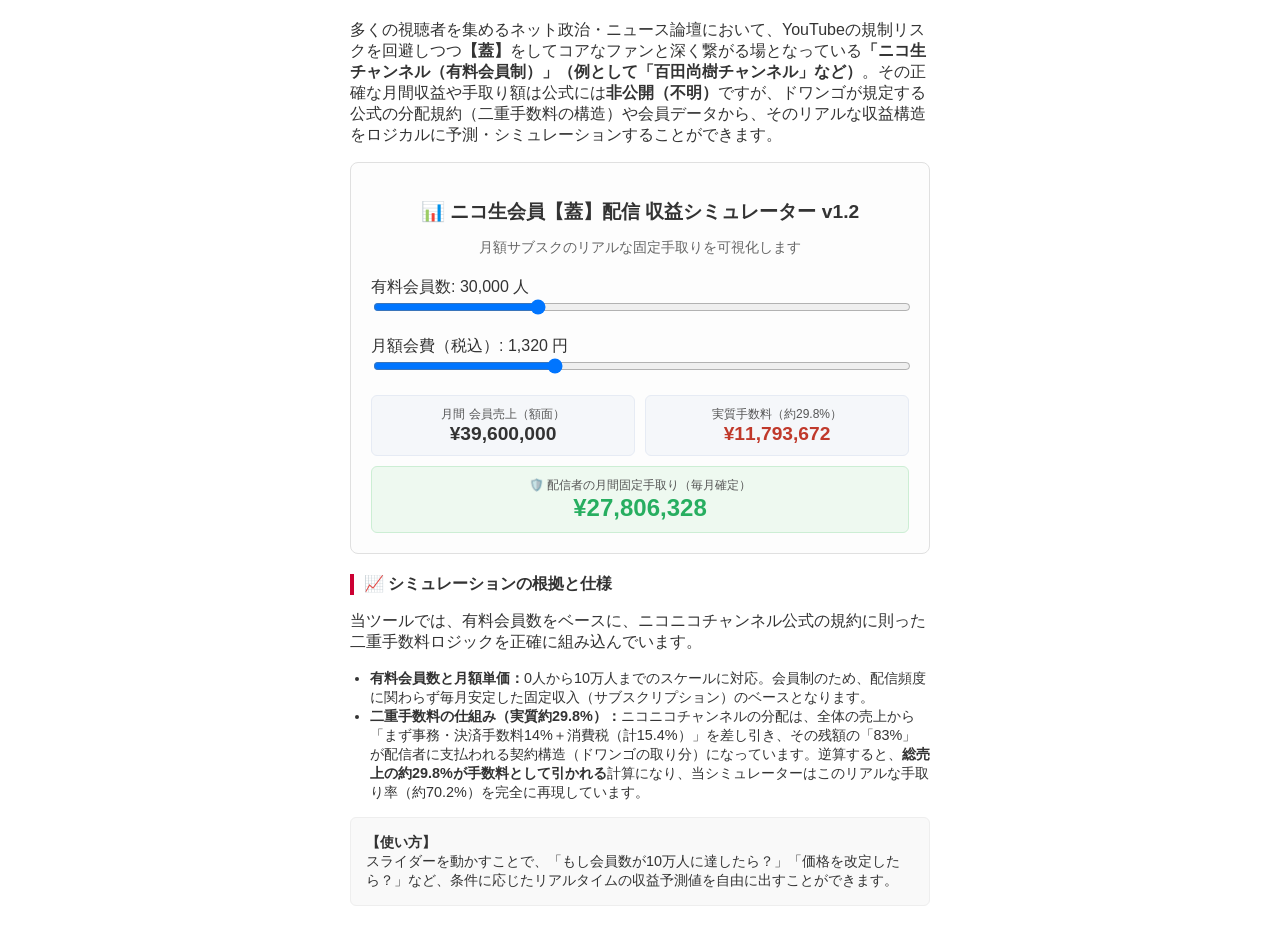
<file: tool/simulator-nikoniko.html>
<!DOCTYPE html>
<html lang="ja">
<head>
  <meta charset="UTF-8">
  <meta name="viewport" content="width=device-width, initial-scale=1.0">
  <title>ニコ生会員【蓋】配信 収益シミュレーター v1.2</title>
</head>
<body>

<div class="yt-main-wrapper">

  <div class="yt-calc-intro-top">
    <p>
      多くの視聴者を集めるネット政治・ニュース論壇において、YouTubeの規制リスクを回避しつつ<strong>【蓋】</strong>をしてコアなファンと深く繋がる場となっている<strong>「ニコ生チャンネル（有料会員制）」（例として「百田尚樹チャンネル」など）</strong>。その正確な月間収益や手取り額は公式には<strong>非公開（不明）</strong>ですが、ドワンゴが規定する公式の分配規約（二重手数料の構造）や会員データから、そのリアルな収益構造をロジカルに予測・シミュレーションすることができます。
    </p>
  </div>

  <div class="yt-calc-container">
    <h2 class="yt-calc-title">📊 ニコ生会員【蓋】配信 収益シミュレーター v1.2</h2>
    <p class="yt-calc-subtitle">月額サブスクのリアルな固定手取りを可視化します</p>

    <div class="yt-calc-form">
      <div class="yt-calc-group">
        <label for="calc-members">有料会員数: <span id="val-members">30,000</span> 人</label>
        <input type="range" id="calc-members" min="0" max="100000" step="500" value="30000">
      </div>

      <div class="yt-calc-group">
        <label for="calc-price">月額会費（税込）: <span id="val-price">1,320</span> 円</label>
        <input type="range" id="calc-price" min="330" max="3300" step="10" value="1320">
      </div>
    </div>

    <div class="yt-calc-results">
      <div class="yt-calc-card">
        <div class="yt-card-label">月間 会員売上（額面）</div>
        <div class="yt-card-value" id="result-gross">¥0</div>
      </div>
      <div class="yt-calc-card">
        <div class="yt-card-label">実質手数料（約29.8%）</div>
        <div class="yt-card-value fee-color" id="result-fee">¥0</div>
      </div>
      <div class="yt-calc-card total-card">
        <div class="yt-card-label">🛡️ 配信者の月間固定手取り（毎月確定）</div>
        <div class="yt-card-value" id="result-monthly-net">¥0</div>
      </div>
    </div>
  </div>

  <div class="yt-calc-intro-bottom">
    <h3>📈 シミュレーションの根拠と仕様</h3>
    <p>当ツールでは、有料会員数をベースに、ニコニコチャンネル公式の規約に則った二重手数料ロジックを正確に組み込んでいます。</p>
    <ul>
      <li><strong>有料会員数と月額単価：</strong>0人から10万人までのスケールに対応。会員制のため、配信頻度に関わらず毎月安定した固定収入（サブスクリプション）のベースとなります。</li>
      <li><strong>二重手数料の仕組み（実質約29.8%）：</strong>ニコニコチャンネルの分配は、全体の売上から「まず事務・決済手数料14%＋消費税（計15.4%）」を差し引き、その残額の「83%」が配信者に支払われる契約構造（ドワンゴの取り分）になっています。逆算すると、<strong>総売上の約29.8%が手数料として引かれる</strong>計算になり、当シミュレーターはこのリアルな手取り率（約70.2%）を完全に再現しています。</li>
    </ul>
    <div class="yt-calc-usage-box">
      <strong>【使い方】</strong><br>
      スライダーを動かすことで、「もし会員数が10万人に達したら？」「価格を改定したら？」など、条件に応じたリアルタイムの収益予測値を自由に出すことができます。
    </div>
  </div>
</div>

<style>
  /* 全体のベース設定（スマホで端まで広げる） */
  .yt-main-wrapper { 
    width: 100%; 
    margin: 20px auto; 
    font-family: sans-serif; 
    color: #333; 
    box-sizing: border-box; 
    padding: 0 10px;
  }
  
  /* PCなど幅が広い場合のみ600pxで制限・中央寄せ */
  @media (min-width: 600px) {
    .yt-main-wrapper {
      max-width: 600px;
    }
  }

  .yt-calc-container { padding: 20px; background: #fdfdfd; border: 1px solid #e0e0e0; border-radius: 8px; }
  .yt-calc-title { font-size: 1.2rem; text-align: center; margin-bottom: 5px; }
  .yt-calc-subtitle { font-size: 0.85rem; text-align: center; color: #666; margin-bottom: 20px; }
  .yt-calc-group { margin-bottom: 20px; }
  .yt-calc-group input[type="range"] { width: 100%; height: 10px; cursor: pointer; }
  .yt-calc-results { display: grid; grid-template-columns: 1fr 1fr; gap: 10px; }
  .yt-calc-card { background: #f5f7fa; padding: 10px; border-radius: 6px; text-align: center; border: 1px solid #e6ebf4; }
  .total-card { grid-column: span 2; background: #eef9f0; border: 1px solid #cceed4; }
  .yt-card-label { font-size: 0.75rem; color: #555; }
  .yt-card-value { font-size: 1.2rem; font-weight: bold; }
  .total-card .yt-card-value { font-size: 1.5rem; color: #27ae60; }
  .fee-color { color: #c0392b; }
  .yt-calc-intro-bottom h3 { font-size: 1rem; border-left: 4px solid #cc0033; padding-left: 10px; margin-top: 20px; }
  .yt-calc-intro-bottom ul { padding-left: 20px; font-size: 0.9rem; }
  .yt-calc-usage-box { background: #f9f9f9; padding: 15px; border-radius: 6px; font-size: 0.9rem; border: 1px solid #eee; margin-top: 15px; }
</style>

<script>
  document.addEventListener('DOMContentLoaded', function() {
    const mInput = document.getElementById('calc-members'), pInput = document.getElementById('calc-price');
    const mVal = document.getElementById('val-members'), pVal = document.getElementById('val-price');
    const resGross = document.getElementById('result-gross'), resFee = document.getElementById('result-fee'), resMonthlyNet = document.getElementById('result-monthly-net');

    function updateCalculations() {
      const members = parseInt(mInput.value), price = parseInt(pInput.value);
      mVal.textContent = members.toLocaleString(); pVal.textContent = price.toLocaleString();
      const gross = members * price;
      const firstStageFee = Math.round(gross * 0.154);
      const monthlyNet = Math.round((gross - firstStageFee) * 0.83);
      resGross.textContent = '¥' + gross.toLocaleString();
      resFee.textContent = '¥' + (gross - monthlyNet).toLocaleString();
      resMonthlyNet.textContent = '¥' + monthlyNet.toLocaleString();
    }
    mInput.addEventListener('input', updateCalculations);
    pInput.addEventListener('input', updateCalculations);
    updateCalculations();
  });
</script>

</body>
</html>
</file>
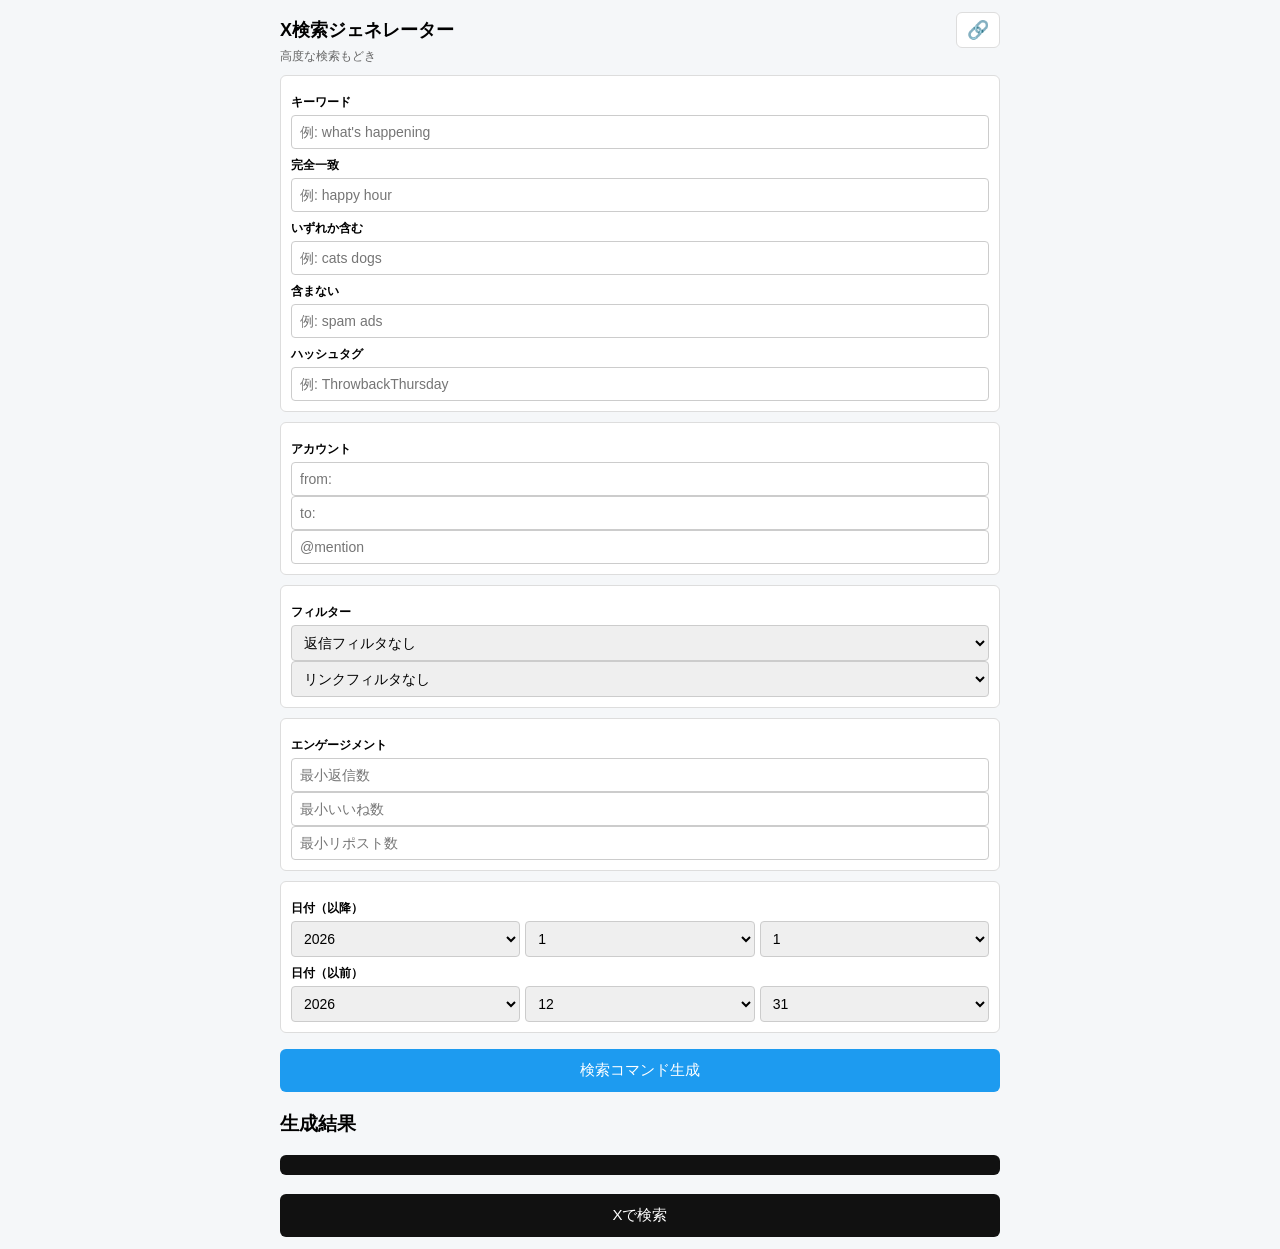
<file: tool/xsearch.html>
<!doctype html>
<html lang="ja">
<head>
<meta charset="utf-8" />
<meta name="viewport" content="width=device-width, initial-scale=1" />
<title>X検索ジェネレーター</title>

<style>
body {
  font-family: sans-serif;
  background: #f5f7f9;
  margin: 0;
  padding: 12px;
}

.container {
  max-width: 720px;
  margin: auto;
}

/* ヘッダー */
.header-row {
  display: flex;
  justify-content: space-between;
  align-items: center;
}

.header {
  font-size: 18px;
  font-weight: bold;
}

.icon-link {
  font-size: 18px;
  text-decoration: none;
  padding: 6px 10px;
  border-radius: 6px;
  border: 1px solid #ddd;
  background: #fff;
}

.sub {
  font-size: 12px;
  color: #666;
  margin-bottom: 10px;
}

/* カード */
.box {
  background: #fff;
  border: 1px solid #ddd;
  border-radius: 6px;
  padding: 10px;
  margin-bottom: 10px;
}

.section-title {
  font-size: 12px;
  font-weight: bold;
  margin-top: 8px;
  margin-bottom: 4px;
}

input, select {
  width: 100%;
  padding: 8px;
  font-size: 14px;
  border: 1px solid #ccc;
  border-radius: 4px;
  box-sizing: border-box;
}

/* ボタン */
button {
  width: 100%;
  padding: 12px;
  font-size: 15px;
  border: none;
  border-radius: 6px;
  margin-top: 6px;
  cursor: pointer;
}

.btn1 {
  background: #1d9bf0;
  color: white;
}

.btn2 {
  background: #111;
  color: white;
}

/* 出力 */
pre {
  background: #111;
  color: #0f0;
  padding: 10px;
  border-radius: 6px;
  overflow-x: auto;
}

/* スマホ */
@media (max-width: 600px) {
  .header { font-size: 16px; }
  button { font-size: 14px; }
}
</style>
</head>

<body>

<div class="container">

<!-- ヘッダー -->
<div class="header-row">
  <div class="header">X検索ジェネレーター</div>

  <a class="icon-link"
     href="https://hoshuto-app.vercel.app/x-search"
     target="_blank"
     title="元ページ">
    🔗
  </a>
</div>

<div class="sub">高度な検索もどき</div>

<!-- キーワード -->
<div class="box">
  <div class="section-title">キーワード</div>
  <input id="keyword" placeholder="例: what's happening" />

  <div class="section-title">完全一致</div>
  <input id="exact" placeholder="例: happy hour" />

  <div class="section-title">いずれか含む</div>
  <input id="any" placeholder="例: cats dogs" />

  <div class="section-title">含まない</div>
  <input id="none" placeholder="例: spam ads" />

  <div class="section-title">ハッシュタグ</div>
  <input id="tag" placeholder="例: ThrowbackThursday" />
</div>

<!-- アカウント -->
<div class="box">
  <div class="section-title">アカウント</div>
  <input id="from" placeholder="from:" />
  <input id="to" placeholder="to:" />
  <input id="mention" placeholder="@mention" />
</div>

<!-- フィルター -->
<div class="box">
  <div class="section-title">フィルター</div>

  <select id="replies">
    <option value="">返信フィルタなし</option>
    <option value="no">返信を除外</option>
  </select>

  <select id="links">
    <option value="">リンクフィルタなし</option>
    <option value="yes">リンクを含む</option>
    <option value="only">リンクのみ</option>
  </select>
</div>

<!-- エンゲージメント -->
<div class="box">
  <div class="section-title">エンゲージメント</div>
  <input id="repliesMin" type="number" placeholder="最小返信数" />
  <input id="likesMin" type="number" placeholder="最小いいね数" />
  <input id="repostMin" type="number" placeholder="最小リポスト数" />
</div>

<!-- 日付（2010〜2035・デフォ2026） -->
<div class="box">
  <div class="section-title">日付（以降）</div>
  <div style="display:flex; gap:5px;">
    <select id="sy"></select>
    <select id="sm"></select>
    <select id="sd"></select>
  </div>

  <div class="section-title">日付（以前）</div>
  <div style="display:flex; gap:5px;">
    <select id="ey"></select>
    <select id="em"></select>
    <select id="ed"></select>
  </div>
</div>

<!-- 順番 -->
<button class="btn1" onclick="makeQuery()">検索コマンド生成</button>

<h3>生成結果</h3>
<pre id="out"></pre>

<button class="btn2" onclick="searchX()">Xで検索</button>

</div>

<script>

// セレクト生成（デフォ付き）
function fillSelect(id, start, end, def) {
  const el = document.getElementById(id);
  for (let i = start; i <= end; i++) {
    const opt = document.createElement("option");
    opt.value = i < 10 ? "0"+i : ""+i;
    opt.textContent = i;
    if (i === def) opt.selected = true;
    el.appendChild(opt);
  }
}

// 2010〜2035、デフォ2026
fillSelect("sy", 2010, 2035, 2026);
fillSelect("ey", 2010, 2035, 2026);

fillSelect("sm", 1, 12, 1);
fillSelect("em", 1, 12, 12);

fillSelect("sd", 1, 31, 1);
fillSelect("ed", 1, 31, 31);

function buildQuery() {
  let q = "";

  const keywordVal = document.getElementById("keyword").value;
  const exactVal = document.getElementById("exact").value;
  const anyVal = document.getElementById("any").value;
  const noneVal = document.getElementById("none").value;
  const tagVal = document.getElementById("tag").value;

  const fromVal = document.getElementById("from").value;
  const toVal = document.getElementById("to").value;
  const mentionVal = document.getElementById("mention").value;

  const repliesVal = document.getElementById("replies").value;
  const linksVal = document.getElementById("links").value;

  const repliesMinVal = document.getElementById("repliesMin").value;
  const likesMinVal = document.getElementById("likesMin").value;
  const repostMinVal = document.getElementById("repostMin").value;

  const sy = document.getElementById("sy").value;
  const sm = document.getElementById("sm").value;
  const sd = document.getElementById("sd").value;

  const ey = document.getElementById("ey").value;
  const em = document.getElementById("em").value;
  const ed = document.getElementById("ed").value;

  if (keywordVal) q += keywordVal + " ";
  if (exactVal) q += `"${exactVal}" `;
  if (anyVal) q += anyVal.split(" ").join(" OR ") + " ";
  if (noneVal) q += noneVal.split(" ").map(w => "-" + w).join(" ") + " ";
  if (tagVal) q += "#" + tagVal + " ";

  if (fromVal) q += `from:${fromVal} `;
  if (toVal) q += `to:${toVal} `;
  if (mentionVal) q += `@${mentionVal} `;

  if (repliesVal === "no") q += "-filter:replies ";
  if (linksVal === "yes") q += "filter:links ";
  if (linksVal === "only") q += "filter:links ";

  if (repliesMinVal) q += `min_replies:${repliesMinVal} `;
  if (likesMinVal) q += `min_faves:${likesMinVal} `;
  if (repostMinVal) q += `min_retweets:${repostMinVal} `;

  if (sy && sm && sd) q += `since:${sy}-${sm}-${sd} `;
  if (ey && em && ed) q += `until:${ey}-${em}-${ed} `;

  return q.trim();
}

function makeQuery() {
  document.getElementById("out").textContent = buildQuery();
}

function searchX() {
  const q = buildQuery();
  const url = "https://twitter.com/search?q=" + encodeURIComponent(q);
  window.open(url, "_blank");
}

</script>

</body>
</html>
</file>
